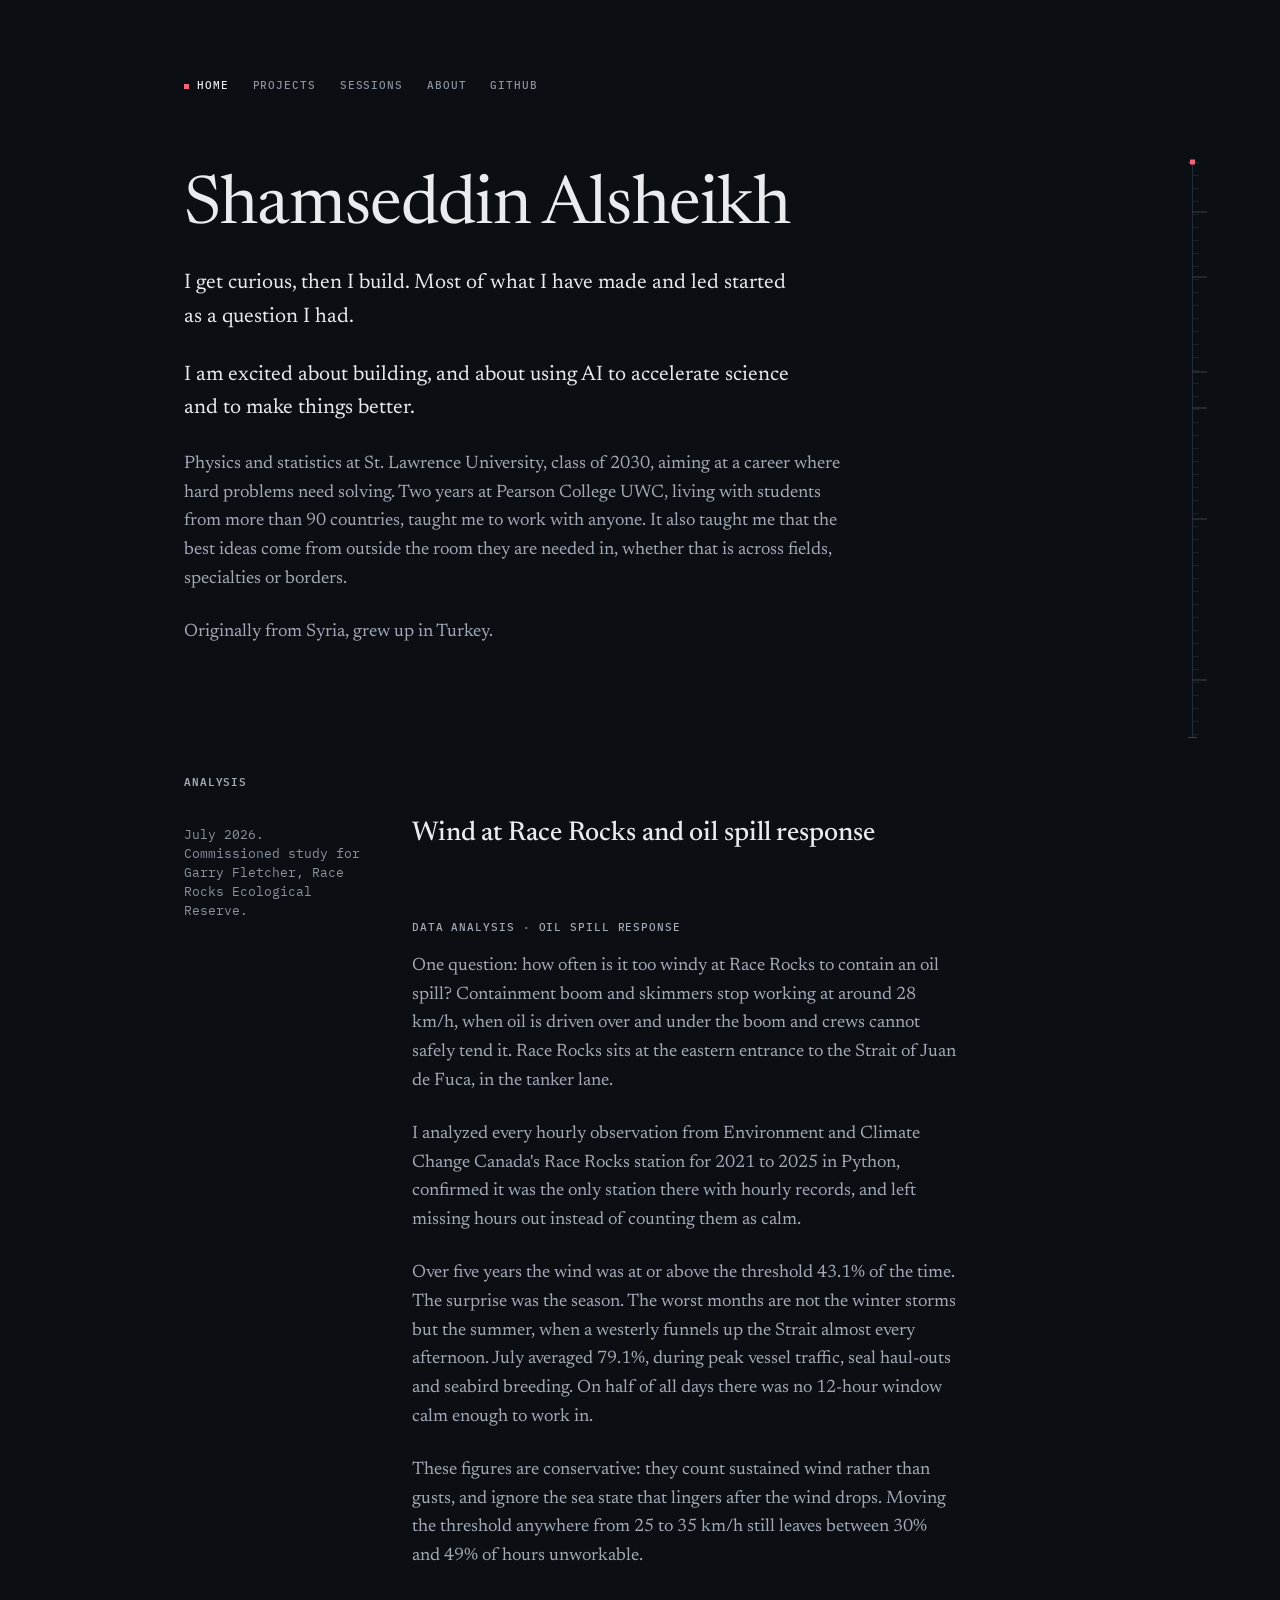
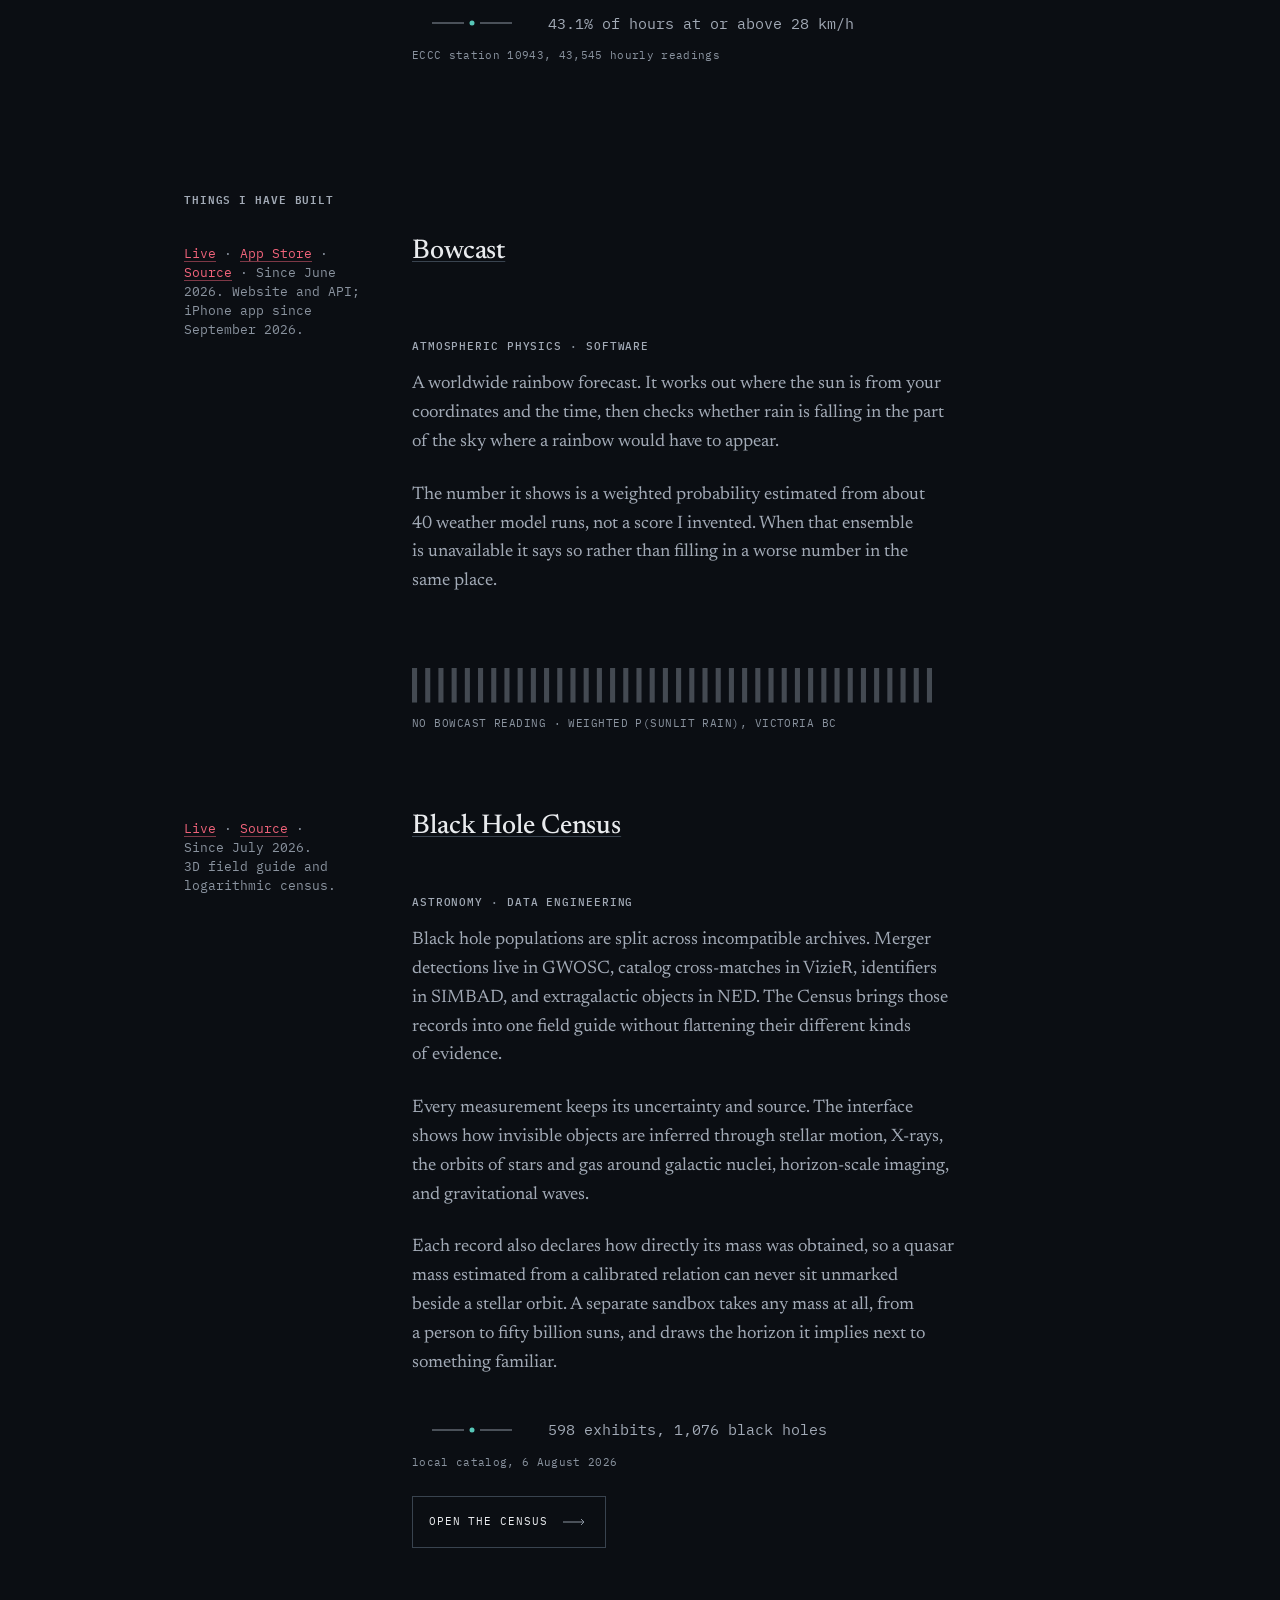
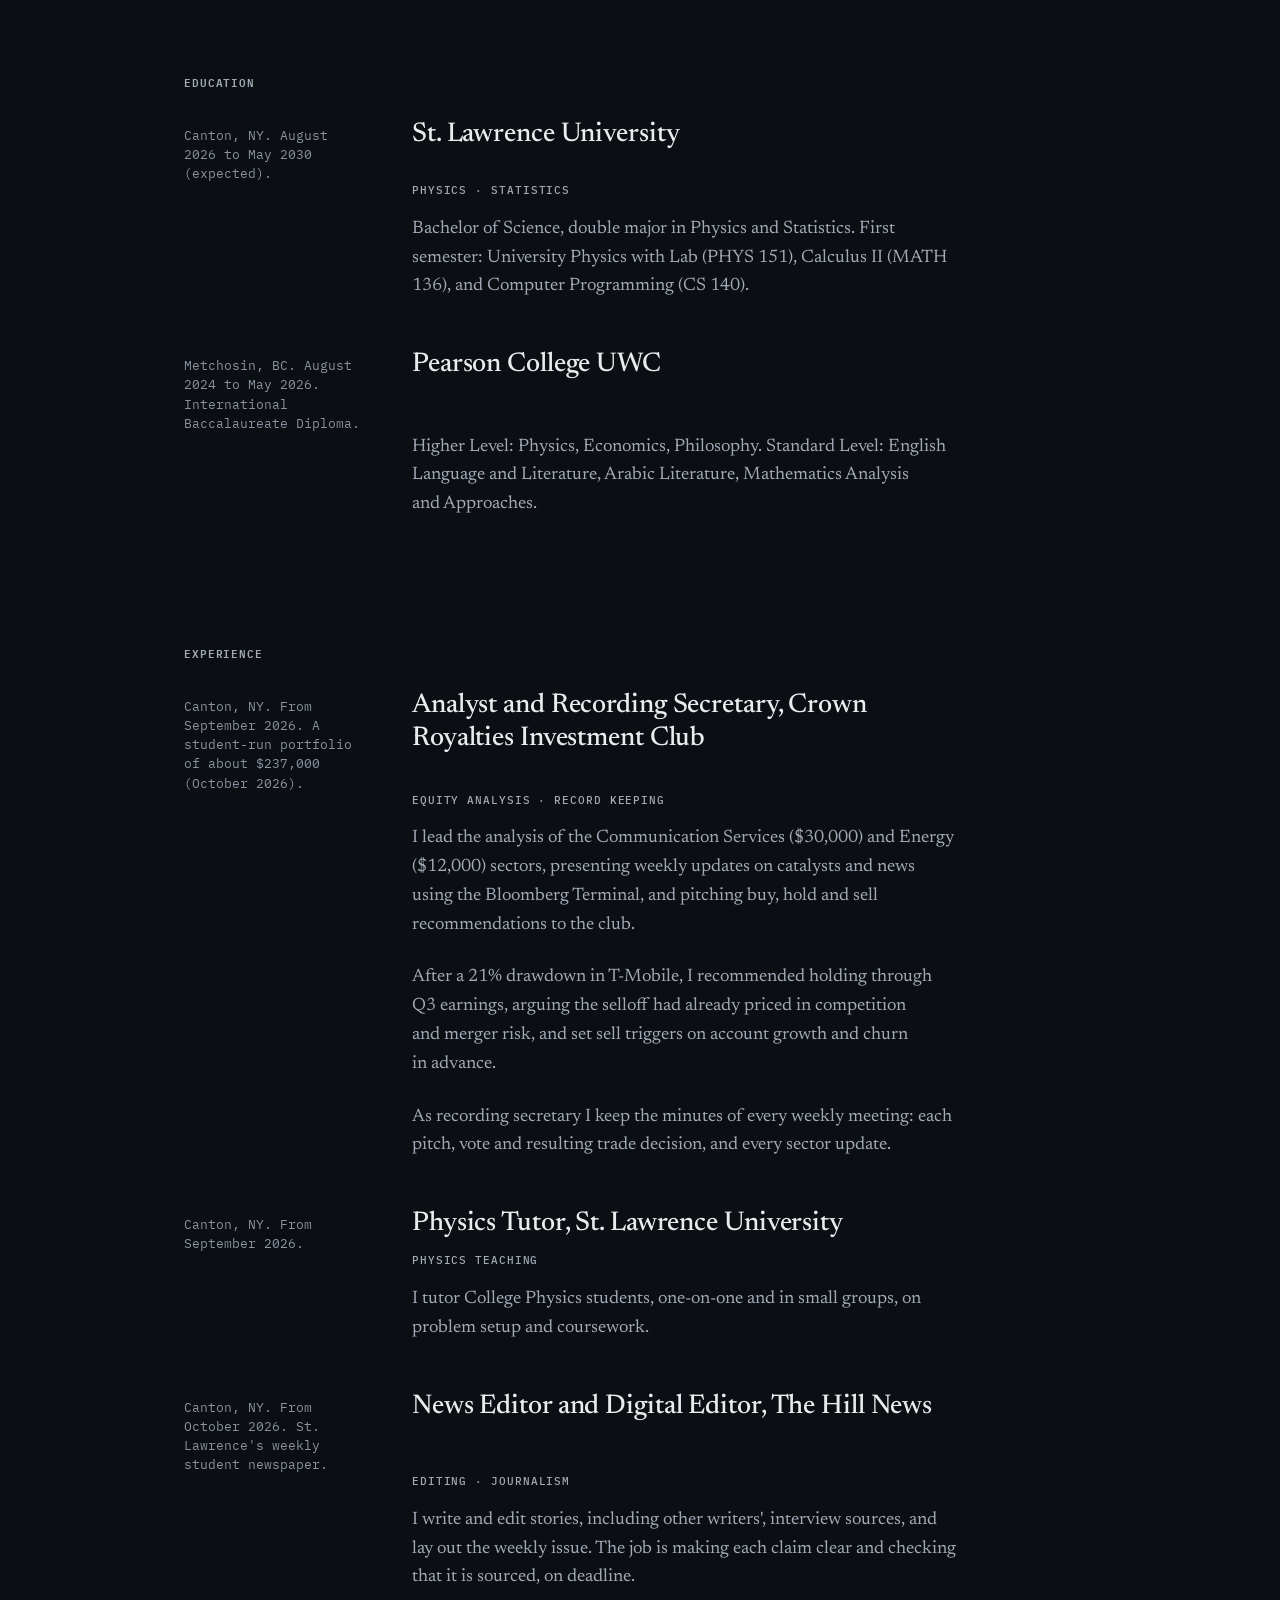
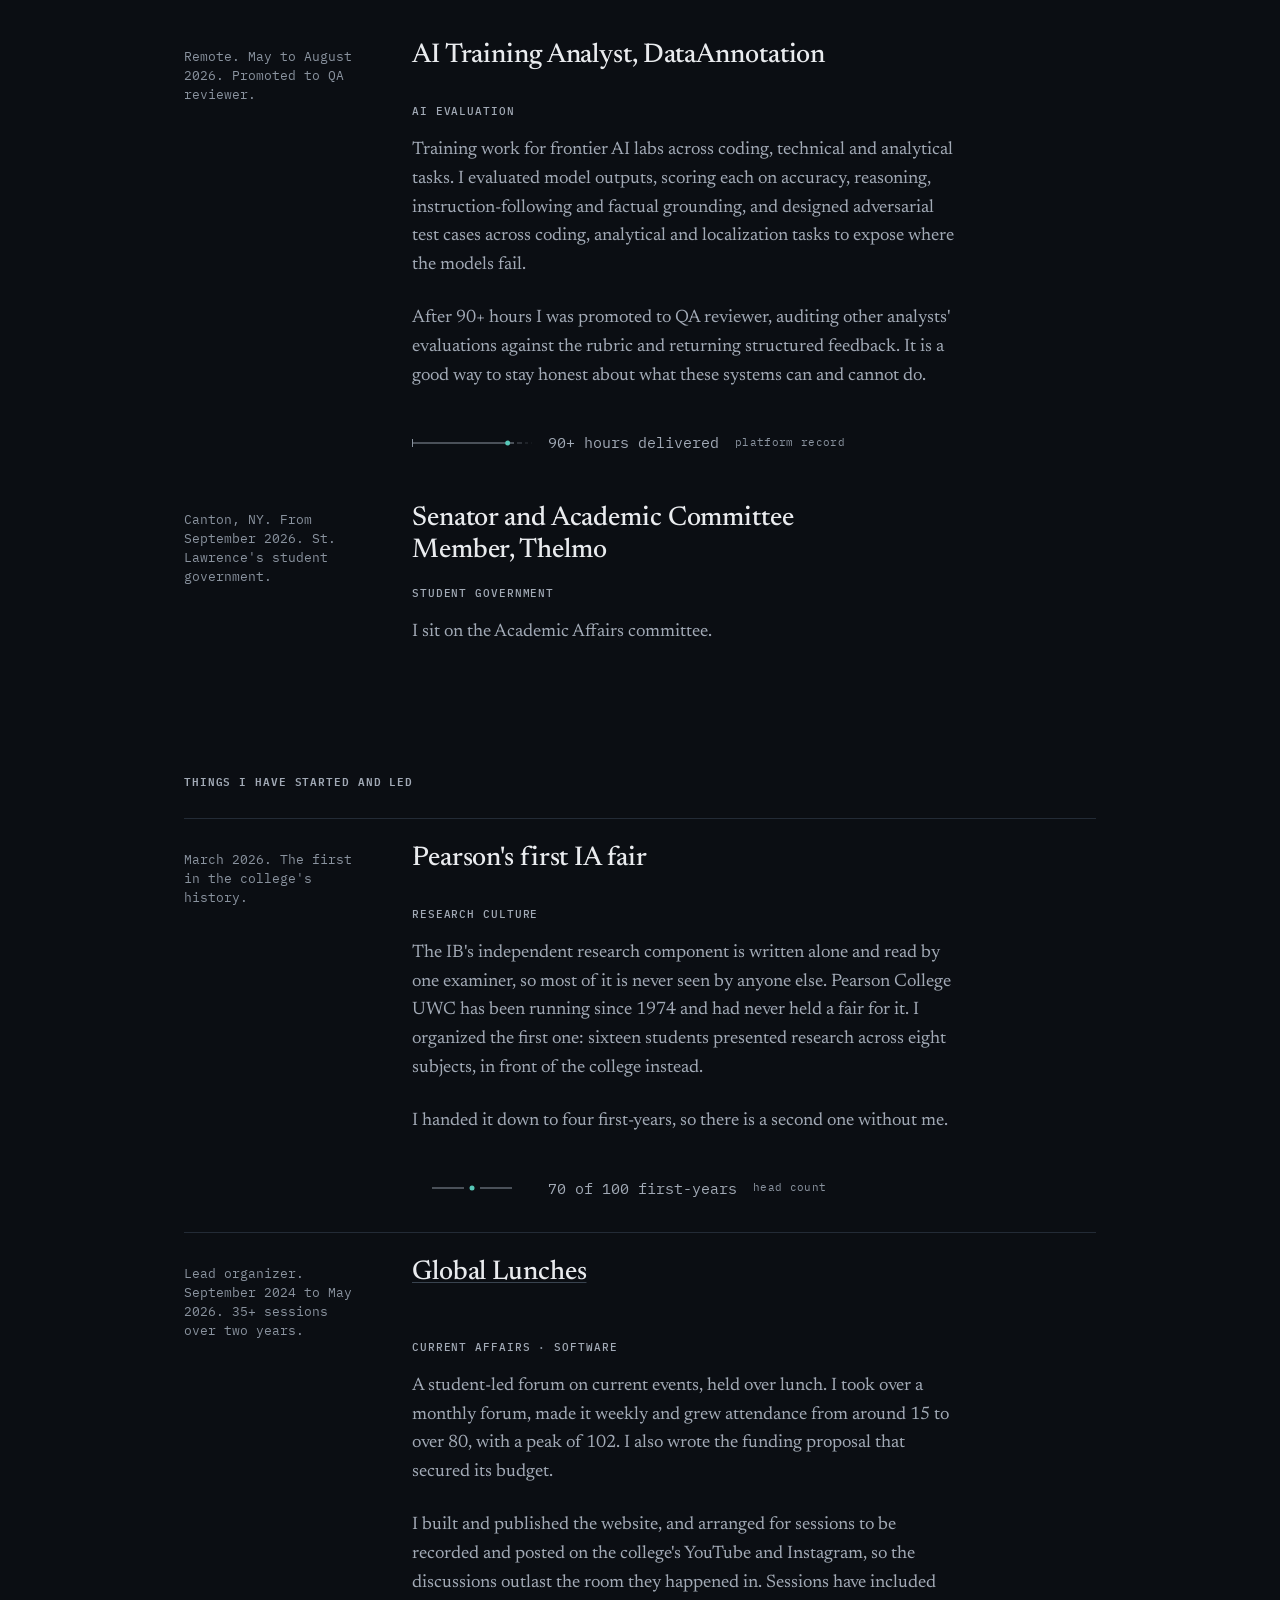
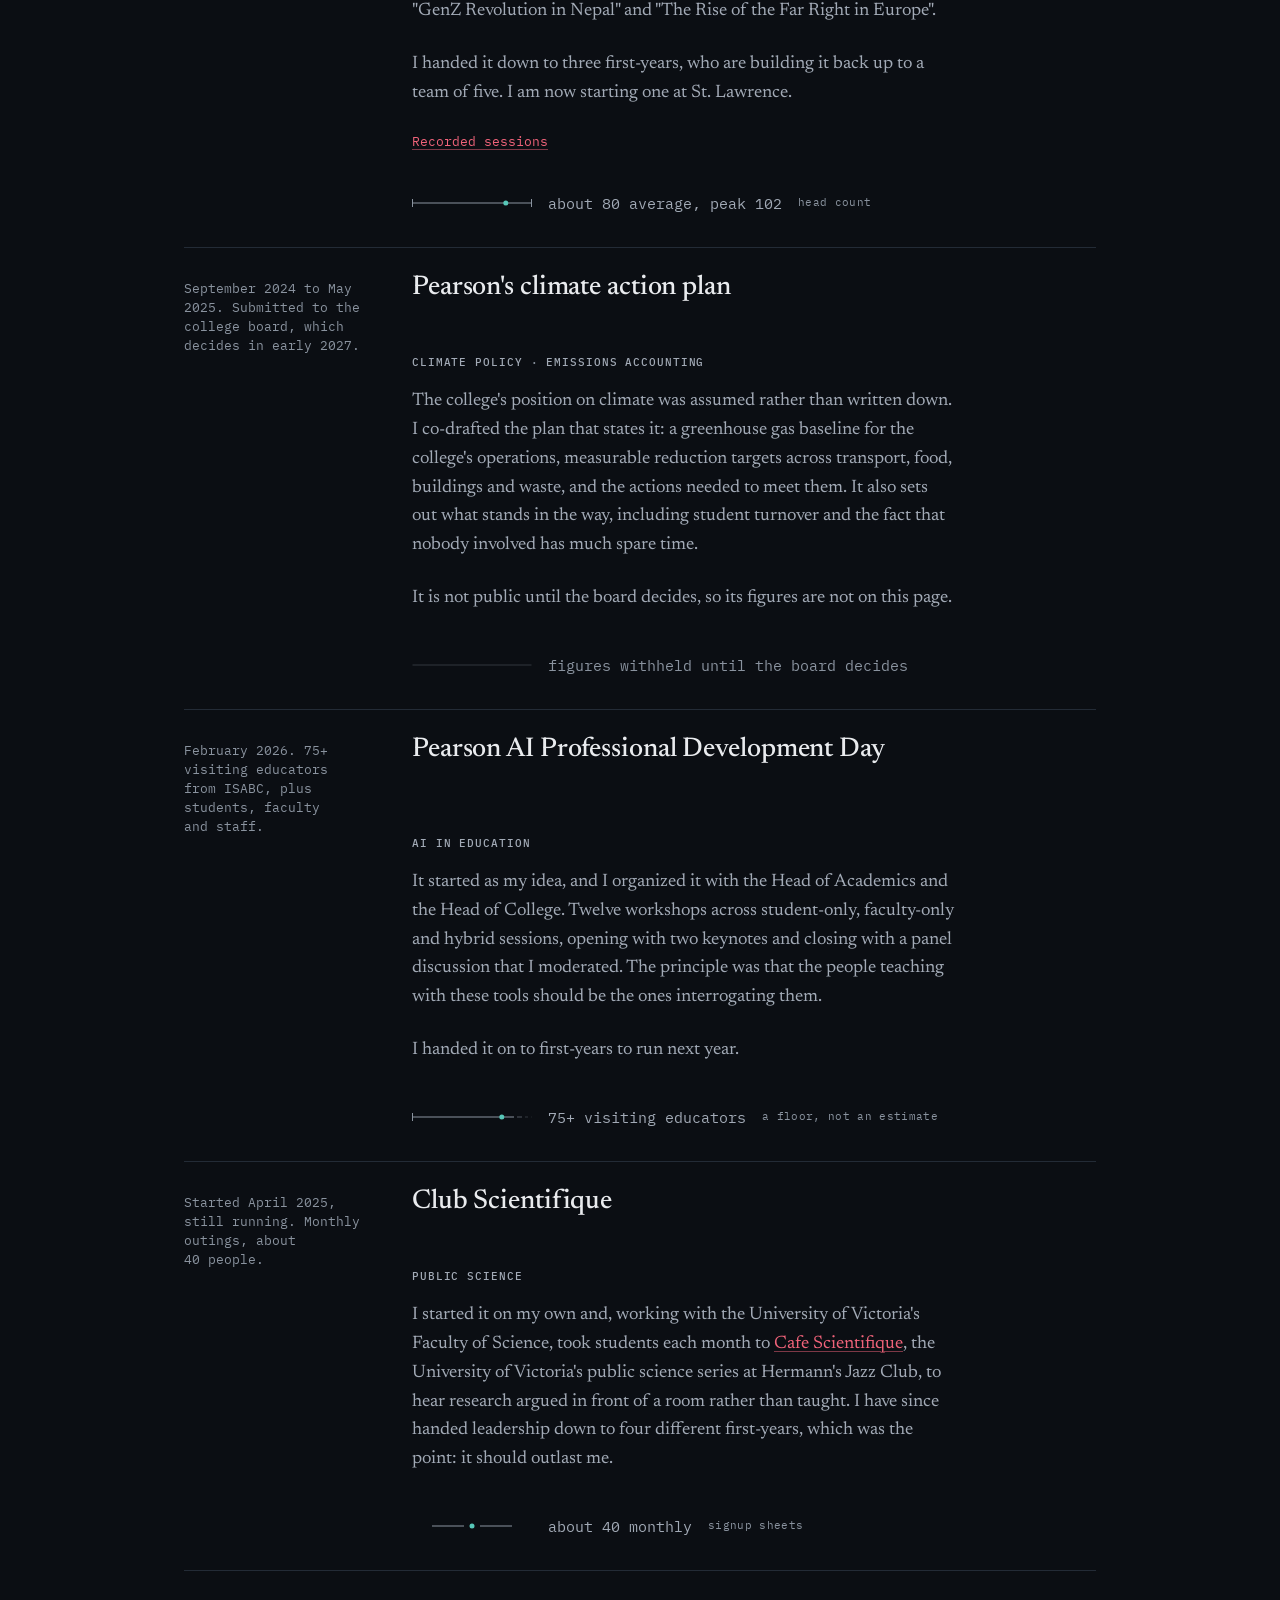
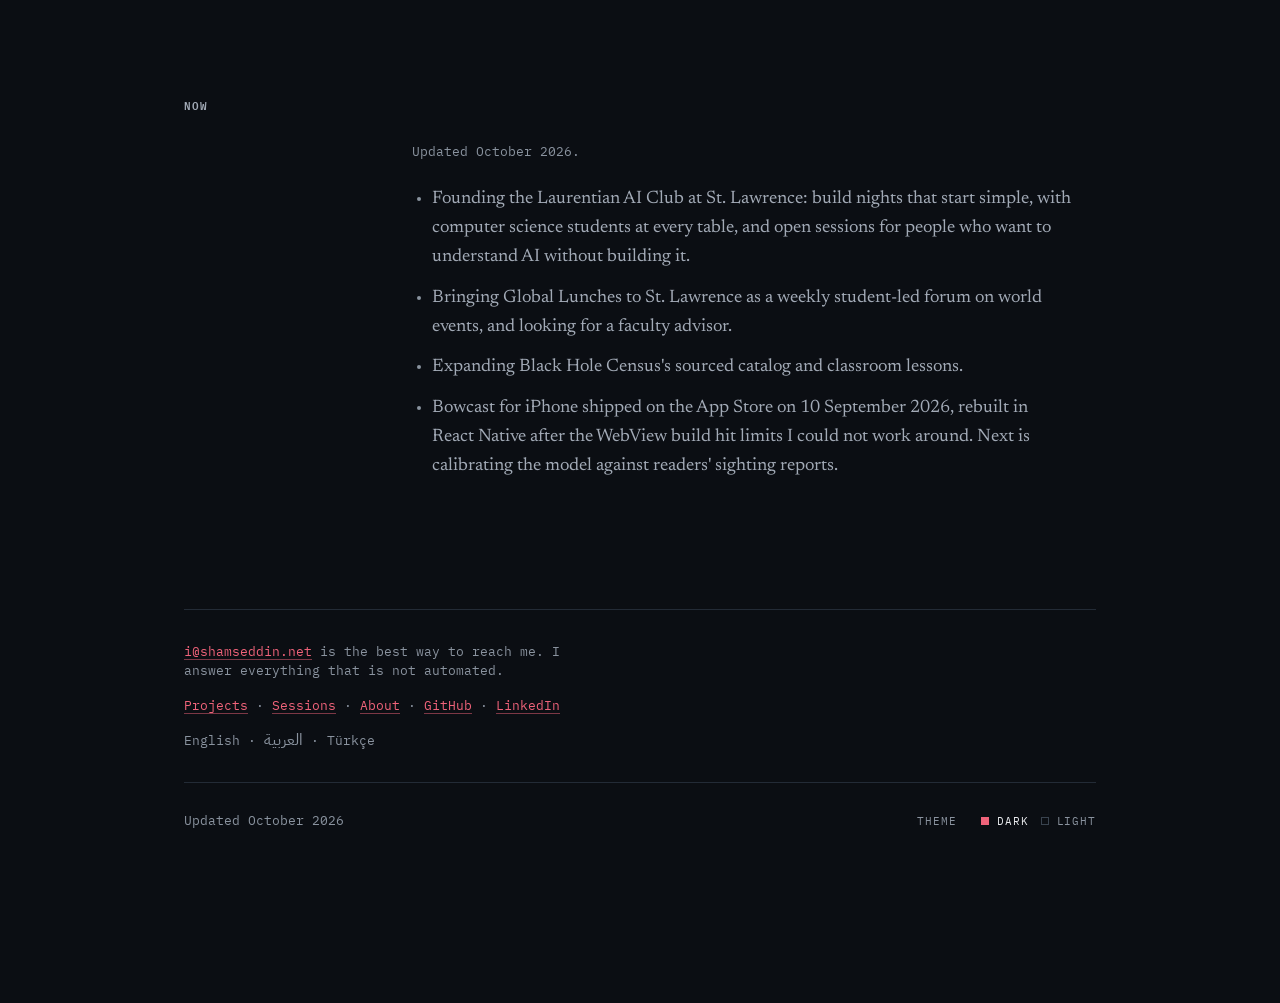
<file: public/index.html>
<!-- @dsCard group="shamseddin.net" viewport="1200x900" name="Home" subtitle="Intro, analysis, built, education, work, started and led, now" -->
<!doctype html>
<html lang="en">
<head>
<meta charset="utf-8">
<meta name="viewport" content="width=device-width, initial-scale=1">
<title>Shamseddin Alsheikh</title>
<meta name="description" content="Shamseddin Alsheikh. I get curious, then I build. Physics and statistics at St. Lawrence University.">
<link rel="stylesheet" href="style.css">
<link rel="icon" href="assets/interval-mark.svg" type="image/svg+xml">
<script>try{var t=localStorage.getItem("theme");if(t==="light")document.documentElement.setAttribute("data-theme",t)}catch(e){}</script>

<meta property="og:type" content="profile">
<meta property="og:title" content="Shamseddin Alsheikh">
<meta property="og:description" content="I get curious, then I build. Most of what I have made and led started as a question I had.">
<meta property="og:url" content="https://shamseddin.net/">
<meta name="twitter:card" content="summary">

<script type="application/ld+json">
{
  "@context": "https://schema.org",
  "@type": "Person",
  "name": "Shamseddin Alsheikh",
  "url": "https://shamseddin.net/",
  "email": "mailto:i@shamseddin.net",
  "description": "I get curious, then I build. Physics and statistics at St. Lawrence University.",
  "alumniOf": [
    { "@type": "EducationalOrganization", "name": "Pearson College UWC" },
    { "@type": "CollegeOrUniversity", "name": "St. Lawrence University" }
  ],
  "knowsLanguage": ["en", "ar", "tr"],
  "sameAs": ["https://github.com/thesunnyshams", "https://www.linkedin.com/in/shamseddin-alsheikh"]
}
</script>
</head>
<body>

<main>

  <nav aria-label="Primary">
    <a href="index.html" aria-current="page"><span class="nav-dot" aria-hidden="true"></span>Home</a>
    <a href="projects.html">Projects</a>
    <a href="sessions.html">Sessions</a>
    <a href="about.html">About</a>
    <a href="https://github.com/thesunnyshams">GitHub</a>
  </nav>

  <header class="intro" data-reveal-group>
    <h1>Shamseddin Alsheikh</h1>
    <p class="lede">
      I get curious, then I build. Most of what I have made and led started as a question I had.
    </p>

    <p class="lede lede--second">
      I am excited about building, and about using AI to accelerate science and to make things
      better.
    </p>
    <p>
      Physics and statistics at St. Lawrence University, class of 2030, aiming at a career
      where hard problems need solving. Two years at Pearson College UWC, living with students from
      more than 90 countries, taught me to work with anyone. It also taught me that the best ideas
      come from outside the room they are needed in, whether that is across fields, specialties or
      borders.
    </p>
    <p>
      Originally from Syria, grew up in Turkey.
    </p>
  </header>

  <!-- ============================================================
       ANALYSIS: work done for someone else. Summary only, by the
       owner's decision: the delivered report is not published here.
       ============================================================ -->
  <section aria-labelledby="analysis">
    <h2 id="analysis" data-reveal>Analysis</h2>

    <article class="entry" data-reveal-group>
      <h3>Wind at Race Rocks and oil spill response</h3>
      <p class="meta">July 2026. Commissioned study for Garry Fletcher, Race Rocks Ecological Reserve.</p>
      <p class="field"><span>Data analysis</span><span class="field-sep" aria-hidden="true">&middot;</span><span>Oil spill response</span></p>
      <p>
        One question: how often is it too windy at Race Rocks to contain an oil spill? Containment
        boom and skimmers stop working at around 28 km/h, when oil is driven over and under the boom
        and crews cannot safely tend it. Race Rocks sits at the eastern entrance to the Strait of
        Juan de Fuca, in the tanker lane.
      </p>
      <p>
        I analyzed every hourly observation from Environment and Climate Change Canada's Race Rocks
        station for 2021 to 2025 in Python, confirmed it was the only station there with hourly
        records, and left missing hours out instead of counting them as calm.
      </p>
      <p>
        Over five years the wind was at or above the threshold 43.1% of the time. The surprise was
        the season. The worst months are not the winter storms but the summer, when a westerly
        funnels up the Strait almost every afternoon. July averaged 79.1%, during peak vessel
        traffic, seal haul-outs and seabird breeding. On half of all days there was no 12-hour
        window calm enough to work in.
      </p>
      <p>
        These figures are conservative: they count sustained wind rather than gusts, and ignore the
        sea state that lingers after the wind drops. Moving the threshold anywhere from 25 to
        35 km/h still leaves between 30% and 49% of hours unworkable.
      </p>
    <p class="figure"><svg class="mark mark--point" viewBox="0 0 120 24" preserveAspectRatio="none" aria-hidden="true"><line class="mark-rule" vector-effect="non-scaling-stroke" x1="20" y1="12" x2="52" y2="12"/><line class="mark-rule" vector-effect="non-scaling-stroke" x1="68" y1="12" x2="100" y2="12"/><circle class="mark-point" cx="60" cy="12" r="2.5"/></svg><span class="figure-value">43.1% of hours at or above 28 km/h</span><span class="figure-source">ECCC station 10943, 43,545 hourly readings</span></p>
</article>
  </section>

  <!-- ============================================================
       PROJECTS: click-throughs. Each links out to where the thing
       actually lives. No hosted case-study pages.
       ============================================================ -->
  <section aria-labelledby="built">
    <h2 id="built" data-reveal>Things I have built</h2>

    <article class="project" data-reveal-group>
      <h3><a href="projects.html?project=bowcast#viewer">Bowcast</a></h3>
      <p class="meta">
        <a href="https://bowcast.app">Live</a>
        <span aria-hidden="true">&middot;</span>
        <a href="https://apps.apple.com/app/bowcast-rainbow-forecast/id6805224715">App Store</a>
        <span aria-hidden="true">&middot;</span>
        <a href="https://github.com/thesunnyshams/bowcast-web">Source</a>
        <span aria-hidden="true">&middot;</span>
        Since June 2026. Website and API; iPhone app since September 2026.
      </p>
      <p class="field"><span>Atmospheric physics</span><span class="field-sep" aria-hidden="true">&middot;</span><span>Software</span></p>
      <p>
        A worldwide rainbow forecast. It works out where the sun is from your coordinates and the
        time, then checks whether rain is falling in the part of the sky where a rainbow would have
        to appear.
      </p>
      <p>
        The number it shows is a weighted probability estimated from about 40 weather model runs,
        not a score I invented. When that ensemble is unavailable it says so rather than filling in
        a worse number in the same place.
      </p>
      <!-- Bowcast's own output, reported where Bowcast is described rather than
           under his name: one project is not the whole person. Complete as inline
           SVG with no JavaScript, and wired to nothing yet, so it renders the state
           Bowcast itself renders when the ensemble is unavailable. -->
        <figure class="reading reading--absent" id="reading" aria-labelledby="reading-label">
        <svg class="reading-ticks reading-ticks--wide" viewBox="0 0 512 34" aria-hidden="true">
          <rect class="tick" x="0" y="0" width="5" height="34"/><rect class="tick" x="13" y="0" width="5" height="34"/><rect class="tick" x="26" y="0" width="5" height="34"/><rect class="tick" x="39" y="0" width="5" height="34"/><rect class="tick" x="52" y="0" width="5" height="34"/><rect class="tick" x="65" y="0" width="5" height="34"/><rect class="tick" x="78" y="0" width="5" height="34"/><rect class="tick" x="91" y="0" width="5" height="34"/><rect class="tick" x="104" y="0" width="5" height="34"/><rect class="tick" x="117" y="0" width="5" height="34"/><rect class="tick" x="130" y="0" width="5" height="34"/><rect class="tick" x="143" y="0" width="5" height="34"/><rect class="tick" x="156" y="0" width="5" height="34"/><rect class="tick" x="169" y="0" width="5" height="34"/><rect class="tick" x="182" y="0" width="5" height="34"/><rect class="tick" x="195" y="0" width="5" height="34"/><rect class="tick" x="208" y="0" width="5" height="34"/><rect class="tick" x="221" y="0" width="5" height="34"/><rect class="tick" x="234" y="0" width="5" height="34"/><rect class="tick" x="247" y="0" width="5" height="34"/><rect class="tick" x="260" y="0" width="5" height="34"/><rect class="tick" x="273" y="0" width="5" height="34"/><rect class="tick" x="286" y="0" width="5" height="34"/><rect class="tick" x="299" y="0" width="5" height="34"/><rect class="tick" x="312" y="0" width="5" height="34"/><rect class="tick" x="325" y="0" width="5" height="34"/><rect class="tick" x="338" y="0" width="5" height="34"/><rect class="tick" x="351" y="0" width="5" height="34"/><rect class="tick" x="364" y="0" width="5" height="34"/><rect class="tick" x="377" y="0" width="5" height="34"/><rect class="tick" x="390" y="0" width="5" height="34"/><rect class="tick" x="403" y="0" width="5" height="34"/><rect class="tick" x="416" y="0" width="5" height="34"/><rect class="tick" x="429" y="0" width="5" height="34"/><rect class="tick" x="442" y="0" width="5" height="34"/><rect class="tick" x="455" y="0" width="5" height="34"/><rect class="tick" x="468" y="0" width="5" height="34"/><rect class="tick" x="481" y="0" width="5" height="34"/><rect class="tick" x="494" y="0" width="5" height="34"/><rect class="tick" x="507" y="0" width="5" height="34"/>
        </svg>
        <svg class="reading-ticks reading-ticks--stacked" viewBox="0 0 252 78" aria-hidden="true">
          <rect class="tick" x="0" y="0" width="5" height="34"/><rect class="tick" x="13" y="0" width="5" height="34"/><rect class="tick" x="26" y="0" width="5" height="34"/><rect class="tick" x="39" y="0" width="5" height="34"/><rect class="tick" x="52" y="0" width="5" height="34"/><rect class="tick" x="65" y="0" width="5" height="34"/><rect class="tick" x="78" y="0" width="5" height="34"/><rect class="tick" x="91" y="0" width="5" height="34"/><rect class="tick" x="104" y="0" width="5" height="34"/><rect class="tick" x="117" y="0" width="5" height="34"/><rect class="tick" x="130" y="0" width="5" height="34"/><rect class="tick" x="143" y="0" width="5" height="34"/><rect class="tick" x="156" y="0" width="5" height="34"/><rect class="tick" x="169" y="0" width="5" height="34"/><rect class="tick" x="182" y="0" width="5" height="34"/><rect class="tick" x="195" y="0" width="5" height="34"/><rect class="tick" x="208" y="0" width="5" height="34"/><rect class="tick" x="221" y="0" width="5" height="34"/><rect class="tick" x="234" y="0" width="5" height="34"/><rect class="tick" x="247" y="0" width="5" height="34"/><rect class="tick" x="0" y="44" width="5" height="34"/><rect class="tick" x="13" y="44" width="5" height="34"/><rect class="tick" x="26" y="44" width="5" height="34"/><rect class="tick" x="39" y="44" width="5" height="34"/><rect class="tick" x="52" y="44" width="5" height="34"/><rect class="tick" x="65" y="44" width="5" height="34"/><rect class="tick" x="78" y="44" width="5" height="34"/><rect class="tick" x="91" y="44" width="5" height="34"/><rect class="tick" x="104" y="44" width="5" height="34"/><rect class="tick" x="117" y="44" width="5" height="34"/><rect class="tick" x="130" y="44" width="5" height="34"/><rect class="tick" x="143" y="44" width="5" height="34"/><rect class="tick" x="156" y="44" width="5" height="34"/><rect class="tick" x="169" y="44" width="5" height="34"/><rect class="tick" x="182" y="44" width="5" height="34"/><rect class="tick" x="195" y="44" width="5" height="34"/><rect class="tick" x="208" y="44" width="5" height="34"/><rect class="tick" x="221" y="44" width="5" height="34"/><rect class="tick" x="234" y="44" width="5" height="34"/><rect class="tick" x="247" y="44" width="5" height="34"/>
        </svg>
        <figcaption class="reading-label" id="reading-label" aria-live="polite">
          No Bowcast reading &middot; weighted P(sunlit rain), Victoria BC
        </figcaption>
      </figure>
    </article>

    <article class="project" data-reveal-group>
      <h3><a href="projects.html?project=black-hole-census#viewer">Black Hole Census</a></h3>
      <p class="meta">
        <a href="/blackhole-census/">Live</a>
        <span aria-hidden="true">&middot;</span>
        <a href="https://github.com/thesunnyshams/black-hole-census">Source</a>
        <span aria-hidden="true">&middot;</span>
        Since July 2026. 3D field guide and logarithmic census.
      </p>
      <p class="field"><span>Astronomy</span><span class="field-sep" aria-hidden="true">&middot;</span><span>Data engineering</span></p>
      <p>
        Black hole populations are split across incompatible archives. Merger detections live in
        GWOSC, catalog cross-matches in VizieR, identifiers in SIMBAD, and extragalactic objects in
        NED. The Census brings those records into one field guide without flattening their different
        kinds of evidence.
      </p>
      <p>
        Every measurement keeps its uncertainty and source. The interface shows how invisible
        objects are inferred through stellar motion, X-rays, the orbits of stars and gas around
        galactic nuclei, horizon-scale imaging, and gravitational waves.
      </p>
      <p>
        Each record also declares how directly its mass was obtained, so a quasar mass estimated
        from a calibrated relation can never sit unmarked beside a stellar orbit. A separate
        sandbox takes any mass at all, from a person to fifty billion suns, and draws the horizon
        it implies next to something familiar.
      </p>
    <p class="figure"><svg class="mark mark--point" viewBox="0 0 120 24" preserveAspectRatio="none" aria-hidden="true"><line class="mark-rule" vector-effect="non-scaling-stroke" x1="20" y1="12" x2="52" y2="12"/><line class="mark-rule" vector-effect="non-scaling-stroke" x1="68" y1="12" x2="100" y2="12"/><circle class="mark-point" cx="60" cy="12" r="2.5"/></svg><span class="figure-value">598 exhibits, 1,076 black holes</span><span class="figure-source">local catalog, 6 August 2026</span></p>
      <p>
        <a class="launch" href="/blackhole-census/">
          Open the Census
          <svg class="launch-arrow" viewBox="0 0 26 8" aria-hidden="true">
            <line class="launch-arrow-rule" x1="0" y1="4" x2="21" y2="4"/>
            <polyline points="18,1 21,4 18,7"/>
          </svg>
        </a>
      </p>
</article>
  </section>

  <section aria-labelledby="education">
    <h2 id="education" data-reveal>Education</h2>
    <article class="entry" data-reveal-group>
      <h3>St. Lawrence University</h3>
      <p class="meta">Canton, NY. August 2026 to May 2030 (expected).</p>
      <p class="field"><span>Physics</span><span class="field-sep" aria-hidden="true">&middot;</span><span>Statistics</span></p>
      <p>
        Bachelor of Science, double major in Physics and Statistics. First semester: University
        Physics with Lab (PHYS 151), Calculus II (MATH 136), and Computer Programming (CS 140).
      </p>
    </article>
    <article class="entry" data-reveal-group>
      <h3>Pearson College UWC</h3>
      <p class="meta">Metchosin, BC. August 2024 to May 2026. International Baccalaureate Diploma.</p>
      <p>
        Higher Level: Physics, Economics, Philosophy. Standard Level: English Language and
        Literature, Arabic Literature, Mathematics Analysis and Approaches.
      </p>
    </article>
  </section>

  <section aria-labelledby="work">
    <h2 id="work" data-reveal>Experience</h2>
    <article class="entry" data-reveal-group>
      <h3>Analyst and Recording Secretary, Crown Royalties Investment Club</h3>
      <p class="meta">Canton, NY. From September 2026. A student-run portfolio of about $237,000 (October 2026).</p>
      <p class="field"><span>Equity analysis</span><span class="field-sep" aria-hidden="true">&middot;</span><span>Record keeping</span></p>
      <p>
        I lead the analysis of the Communication Services ($30,000) and Energy ($12,000) sectors,
        presenting weekly updates on catalysts and news using the Bloomberg Terminal, and pitching
        buy, hold and sell recommendations to the club.
      </p>
      <p>
        After a 21% drawdown in T-Mobile, I recommended holding through Q3 earnings, arguing the
        selloff had already priced in competition and merger risk, and set sell triggers on account
        growth and churn in advance.
      </p>
      <p>
        As recording secretary I keep the minutes of every weekly meeting: each pitch, vote and
        resulting trade decision, and every sector update.
      </p>
    </article>

    <article class="entry" data-reveal-group>
      <h3>Physics Tutor, St. Lawrence University</h3>
      <p class="meta">Canton, NY. From September 2026.</p>
      <p class="field"><span>Physics teaching</span></p>
      <p>
        I tutor College Physics students, one-on-one and in small groups, on problem setup and
        coursework.
      </p>
    </article>

    <article class="entry" data-reveal-group>
      <h3>News Editor and Digital Editor, The Hill News</h3>
      <p class="meta">Canton, NY. From October 2026. St. Lawrence's weekly student newspaper.</p>
      <p class="field"><span>Editing</span><span class="field-sep" aria-hidden="true">&middot;</span><span>Journalism</span></p>
      <p>
        I write and edit stories, including other writers', interview sources, and lay out the
        weekly issue. The job is making each claim clear and checking that it is sourced, on
        deadline.
      </p>
    </article>

    <article class="entry" data-reveal-group>
      <h3>AI Training Analyst, DataAnnotation</h3>
      <p class="meta">Remote. May to August 2026. Promoted to QA reviewer.</p>
      <p class="field"><span>AI evaluation</span></p>
      <p>
        Training work for frontier AI labs across coding, technical and analytical tasks. I
        evaluated model outputs, scoring each on accuracy, reasoning, instruction-following and
        factual grounding, and designed adversarial test cases across coding, analytical and
        localization tasks to expose where the models fail.
      </p>
      <p>
        After 90+ hours I was promoted to QA reviewer, auditing other analysts' evaluations against
        the rubric and returning structured feedback. It is a good way to stay honest about what
        these systems can and cannot do.
      </p>
    <p class="figure"><svg class="mark mark--bound" viewBox="0 0 120 24" preserveAspectRatio="none" aria-hidden="true"><line class="mark-cap" vector-effect="non-scaling-stroke" x1="0.5" y1="8" x2="0.5" y2="16"/><line class="mark-rule" vector-effect="non-scaling-stroke" x1="0.5" y1="12" x2="102" y2="12"/><line class="mark-rule" vector-effect="non-scaling-stroke" x1="105" y1="12" x2="110" y2="12" opacity="0.55"/><line class="mark-rule" vector-effect="non-scaling-stroke" x1="113" y1="12" x2="116" y2="12" opacity="0.3"/><line class="mark-rule" vector-effect="non-scaling-stroke" x1="119" y1="12" x2="120" y2="12" opacity="0.15"/><circle class="mark-point" cx="95.7" cy="12" r="2.5"/></svg><span class="figure-value">90+ hours delivered</span><span class="figure-source">platform record</span></p>
</article>

    <article class="entry" data-reveal-group>
      <h3>Senator and Academic Committee Member, Thelmo</h3>
      <p class="meta">Canton, NY. From September 2026. St. Lawrence's student government.</p>
      <p class="field"><span>Student government</span></p>
      <p>I sit on the Academic Affairs committee.</p>
    </article>
  </section>

  <!-- ============================================================
       THE RECORD: things started at Pearson. Rows do not share a
       scale: each mark is scaled within its own row only, and the
       magnitude stays in the numeral where it belongs.
       ============================================================ -->
  <section class="record" aria-labelledby="started">
    <h2 id="started" data-reveal>Things I have started and led</h2>

    <article class="entry" data-reveal-group>
      <h3>Pearson's first IA fair</h3>
      <p class="meta">March 2026. The first in the college's history.</p>
      <p class="field"><span>Research culture</span></p>
      <p>
        The IB's independent research component is written alone and read by one examiner, so most
        of it is never seen by anyone else. Pearson College UWC has been running since 1974 and had
        never held a fair for it. I organized the first one: sixteen students presented research
        across eight subjects, in front of the college instead.
      </p>
      <p>
        I handed it down to four first-years, so there is a second one without me.
      </p>
    <p class="figure"><svg class="mark mark--point" viewBox="0 0 120 24" preserveAspectRatio="none" aria-hidden="true"><line class="mark-rule" vector-effect="non-scaling-stroke" x1="20" y1="12" x2="52" y2="12"/><line class="mark-rule" vector-effect="non-scaling-stroke" x1="68" y1="12" x2="100" y2="12"/><circle class="mark-point" cx="60" cy="12" r="2.5"/></svg><span class="figure-value">70 of 100 first-years</span><span class="figure-source">head count</span></p>
</article>

    <article class="entry" data-reveal-group>
      <h3><a href="https://globallunches.com">Global Lunches</a></h3>
      <p class="meta">Lead organizer. September 2024 to May 2026. 35+ sessions over two years.</p>
      <p class="field"><span>Current affairs</span><span class="field-sep" aria-hidden="true">&middot;</span><span>Software</span></p>
      <p>
        A student-led forum on current events, held over lunch. I took over a monthly forum, made it
        weekly and grew attendance from around 15 to over 80, with a peak of 102. I also wrote the
        funding proposal that secured its budget.
      </p>
      <p>
        I built and published the website, and arranged for sessions to be recorded and posted on
        the college's YouTube and Instagram, so the discussions outlast the room they happened in.
        Sessions have included "GenZ Revolution in Nepal" and "The Rise of the Far Right in Europe".
      </p>
      <p>
        I handed it down to three first-years, who are building it back up to a team of five. I am
        now starting one at St. Lawrence.
      </p>
      <p class="meta"><a href="sessions.html">Recorded sessions</a></p>
    <p class="figure"><svg class="mark mark--interval" viewBox="0 0 120 24" preserveAspectRatio="none" aria-hidden="true"><line class="mark-cap" vector-effect="non-scaling-stroke" x1="0.5" y1="8" x2="0.5" y2="16"/><line class="mark-rule" vector-effect="non-scaling-stroke" x1="0.5" y1="12" x2="119.5" y2="12"/><line class="mark-cap" vector-effect="non-scaling-stroke" x1="119.5" y1="8" x2="119.5" y2="16"/><circle class="mark-point" cx="93.8" cy="12" r="2.5"/></svg><span class="figure-value">about 80 average, peak 102</span><span class="figure-source">head count</span></p>
</article>

    <article class="entry" data-reveal-group>
      <h3>Pearson's climate action plan</h3>
      <p class="meta">September 2024 to May 2025. Submitted to the college board, which decides in early 2027.</p>
      <p class="field"><span>Climate policy</span><span class="field-sep" aria-hidden="true">&middot;</span><span>Emissions accounting</span></p>
      <p>
        The college's position on climate was assumed rather than written down. I co-drafted the plan
        that states it: a greenhouse gas baseline for the college's operations, measurable reduction
        targets across transport, food, buildings and waste, and the actions needed to meet them. It
        also sets out what stands in the way, including student turnover and the fact that nobody
        involved has much spare time.
      </p>
      <p>
        It is not public until the board decides, so its figures are not on this page.
      </p>
    <p class="figure"><svg class="mark mark--unquantified" viewBox="0 0 120 24" preserveAspectRatio="none" aria-hidden="true"><line class="mark-rule" vector-effect="non-scaling-stroke" x1="0.5" y1="12" x2="119.5" y2="12"/></svg><span class="figure-value figure-value--absent">figures withheld until the board decides</span></p>
</article>

    <article class="entry" data-reveal-group>
      <h3>Pearson AI Professional Development Day</h3>
      <p class="meta">
        February 2026. 75+ visiting educators from ISABC, plus students, faculty and staff.
      </p>
      <p class="field"><span>AI in education</span></p>
      <p>
        It started as my idea, and I organized it with the Head of Academics and the Head of College.
        Twelve workshops across student-only, faculty-only and hybrid sessions, opening with two
        keynotes and closing with a panel discussion that I moderated. The principle was that the
        people teaching with these tools should be the ones interrogating them.
      </p>
      <p>
        I handed it on to first-years to run next year.
      </p>
    <p class="figure"><svg class="mark mark--bound" viewBox="0 0 120 24" preserveAspectRatio="none" aria-hidden="true"><line class="mark-cap" vector-effect="non-scaling-stroke" x1="0.5" y1="8" x2="0.5" y2="16"/><line class="mark-rule" vector-effect="non-scaling-stroke" x1="0.5" y1="12" x2="102" y2="12"/><line class="mark-rule" vector-effect="non-scaling-stroke" x1="105" y1="12" x2="110" y2="12" opacity="0.55"/><line class="mark-rule" vector-effect="non-scaling-stroke" x1="113" y1="12" x2="116" y2="12" opacity="0.3"/><line class="mark-rule" vector-effect="non-scaling-stroke" x1="119" y1="12" x2="120" y2="12" opacity="0.15"/><circle class="mark-point" cx="89.8" cy="12" r="2.5"/></svg><span class="figure-value">75+ visiting educators</span><span class="figure-source">a floor, not an estimate</span></p>
</article>

    <article class="entry" data-reveal-group>
      <h3>Club Scientifique</h3>
      <p class="meta">Started April 2025, still running. Monthly outings, about 40 people.</p>
      <p class="field"><span>Public science</span></p>
      <p>
        I started it on my own and, working with the University of Victoria's Faculty of Science,
        took students each month to
        <a href="https://www.uvic.ca/science/donors/outreach/cafe-scientifique/index.php">Cafe
        Scientifique</a>, the University of Victoria's public science series at Hermann's Jazz Club,
        to hear research argued in front of a room rather than taught. I have since handed
        leadership down to four different first-years, which was the point: it should outlast me.
      </p>
    <p class="figure"><svg class="mark mark--point" viewBox="0 0 120 24" preserveAspectRatio="none" aria-hidden="true"><line class="mark-rule" vector-effect="non-scaling-stroke" x1="20" y1="12" x2="52" y2="12"/><line class="mark-rule" vector-effect="non-scaling-stroke" x1="68" y1="12" x2="100" y2="12"/><circle class="mark-point" cx="60" cy="12" r="2.5"/></svg><span class="figure-value">about 40 monthly</span><span class="figure-source">signup sheets</span></p>
</article>
  </section>

  <section aria-labelledby="now">
    <h2 id="now" data-reveal>Now</h2>
    <p class="meta" data-reveal>Updated <time datetime="2026-10">October 2026</time>.</p>
    <ul data-reveal>
      <li>Founding the Laurentian AI Club at St. Lawrence: build nights that start simple, with computer science students at every table, and open sessions for people who want to understand AI without building it.</li>
      <li>Bringing Global Lunches to St. Lawrence as a weekly student-led forum on world events, and looking for a faculty advisor.</li>
      <li>Expanding Black Hole Census's sourced catalog and classroom lessons.</li>
      <li>Bowcast for iPhone shipped on the App Store on 10 September 2026, rebuilt in React Native after the WebView build hit limits I could not work around. Next is calibrating the model against readers' sighting reports.</li>
    </ul>
  </section>

  <footer data-reveal-group>
    <p>
      <a href="mailto:i@shamseddin.net">i@shamseddin.net</a> is the best way to reach me.
      I answer everything that is not automated.
    </p>
    <p class="footer-links">
      <a href="projects.html">Projects</a>
      <span aria-hidden="true">&middot;</span>
      <a href="sessions.html">Sessions</a>
      <span aria-hidden="true">&middot;</span>
      <a href="about.html">About</a>
      <span aria-hidden="true">&middot;</span>
      <a href="https://github.com/thesunnyshams">GitHub</a>
      <span aria-hidden="true">&middot;</span>
      <a href="https://www.linkedin.com/in/shamseddin-alsheikh">LinkedIn</a>
    </p>
    <p class="langs" lang="">English &middot; <span lang="ar" dir="rtl">&#1575;&#1604;&#1593;&#1585;&#1576;&#1610;&#1577;</span> &middot; <span lang="tr">T&uuml;rk&ccedil;e</span></p>
    <div class="footer-foot">
      <span class="footer-stamp">Updated <time datetime="2026-10">October 2026</time></span>
    <fieldset class="theme-toggle" id="theme-toggle">
      <legend>Theme</legend>
      <label class="theme-option theme-option--on"><input type="radio" name="theme" value="dark" checked>Dark</label>
      <label class="theme-option"><input type="radio" name="theme" value="light">Light</label>
    </fieldset>
    </div>
    <script src="theme.js"></script>
    <script src="reading.js"></script>
    <script src="vendor/gsap.min.js"></script>
    <script src="vendor/ScrollTrigger.min.js"></script>
    <script src="motion.js"></script>
  </footer>

</main>

</body>
</html>
</file>
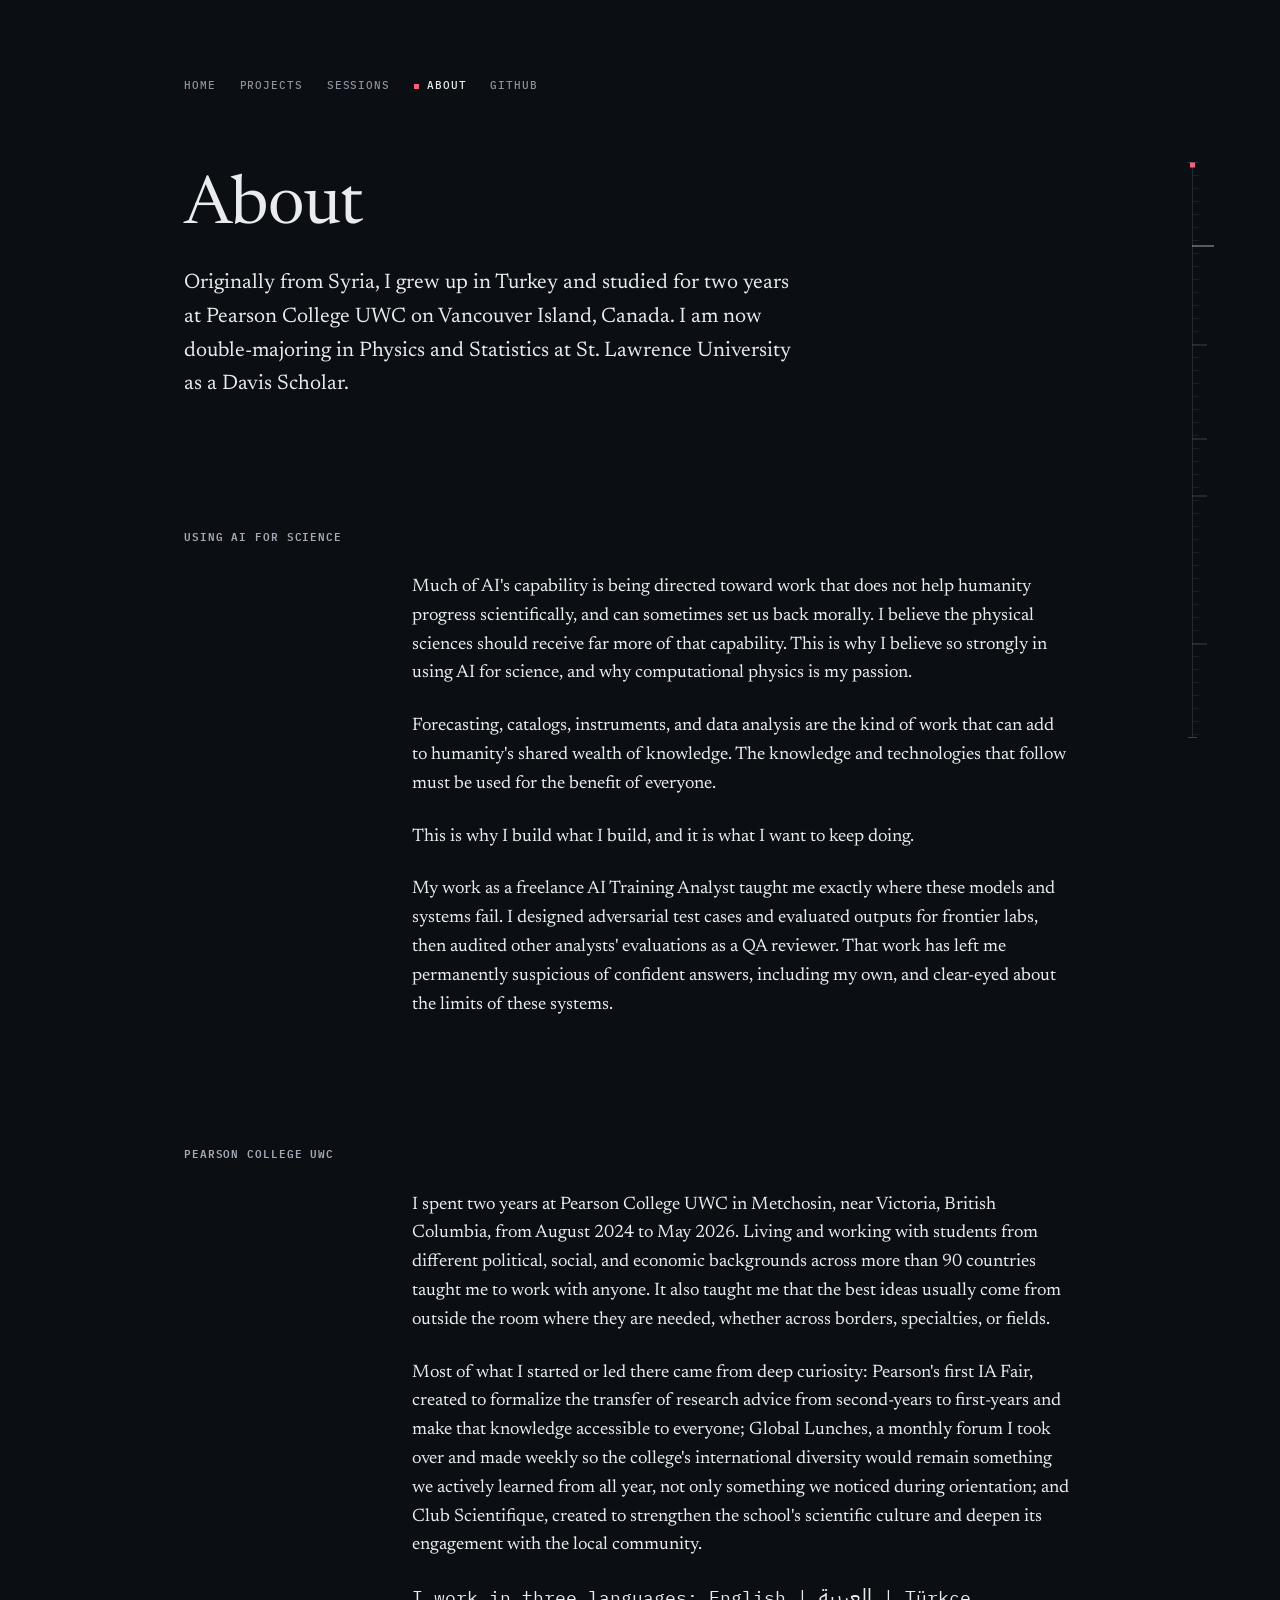
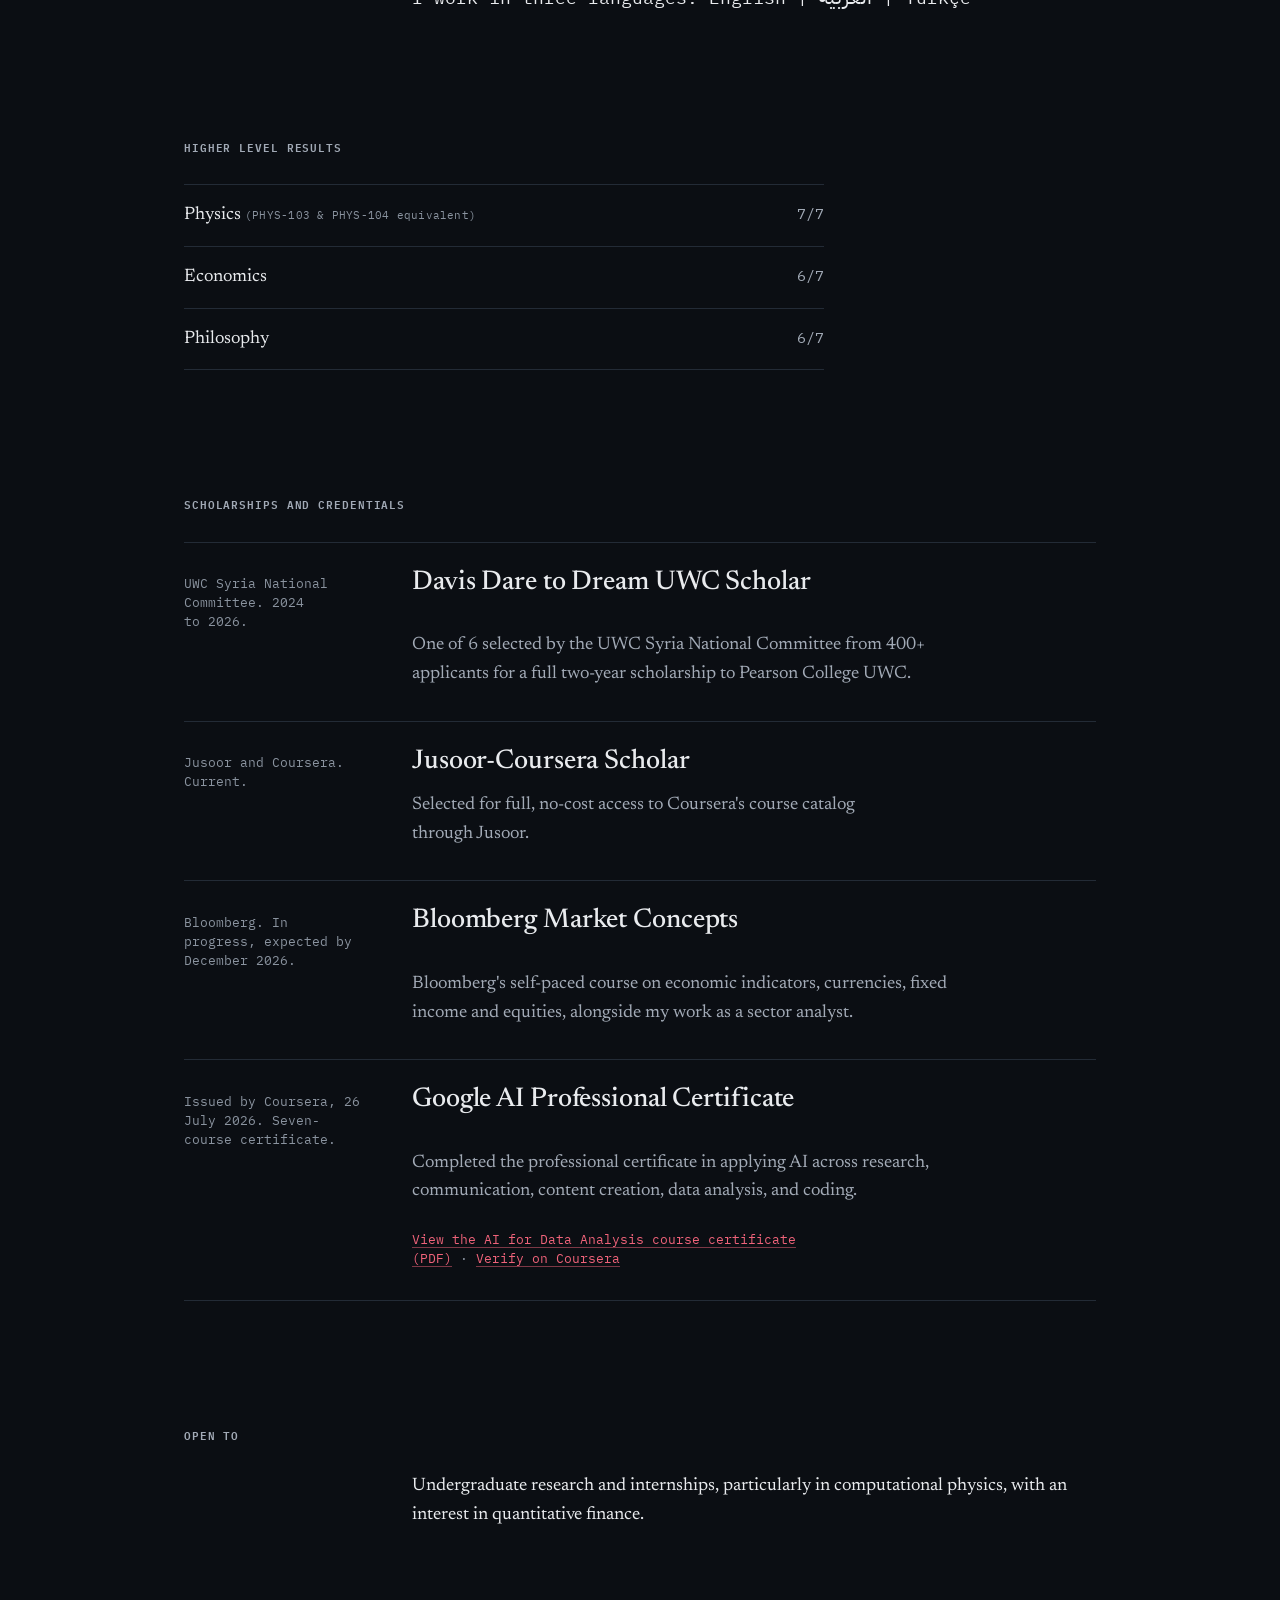
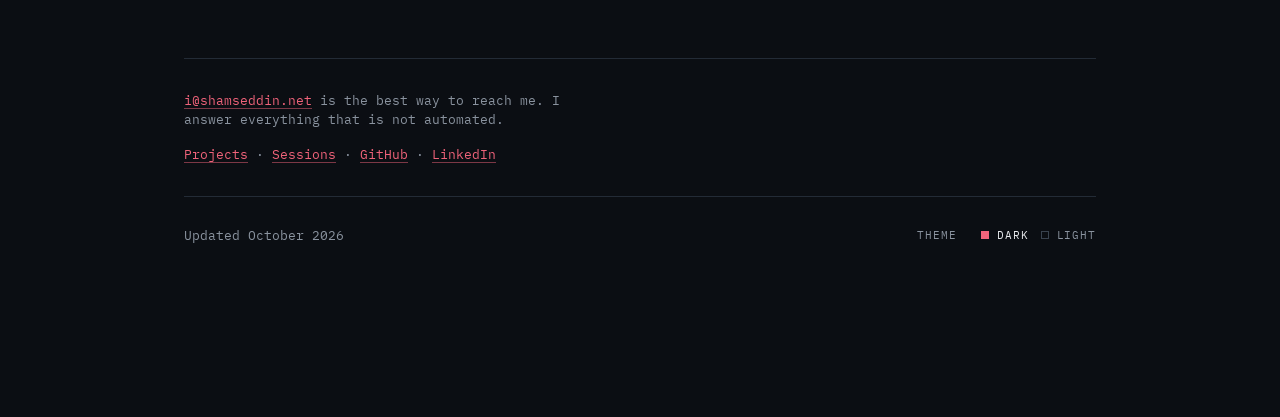
<file: public/about.html>
<!-- @dsCard group="shamseddin.net" viewport="1200x900" name="About" subtitle="AI for science, the provenance rule, Pearson, languages" -->
<!doctype html>
<html lang="en">
<head>
<meta charset="utf-8">
<meta name="viewport" content="width=device-width, initial-scale=1">
<title>About &middot; Shamseddin Alsheikh</title>
<meta name="description" content="Shamseddin Alsheikh: from Syria, grew up in Turkey, studied at Pearson College UWC, and now double-majors in Physics and Statistics at St. Lawrence University as a Davis Scholar.">
<link rel="stylesheet" href="style.css">
<link rel="icon" href="assets/interval-mark.svg" type="image/svg+xml">
<script>try{var t=localStorage.getItem("theme");if(t==="light")document.documentElement.setAttribute("data-theme",t)}catch(e){}</script>
<meta property="og:type" content="profile">
<meta property="og:title" content="About &middot; Shamseddin Alsheikh">
<meta property="og:url" content="https://shamseddin.net/about.html">
</head>
<body>

<main>

  <nav aria-label="Primary">
    <a href="index.html">Home</a>
    <a href="projects.html">Projects</a>
    <a href="sessions.html">Sessions</a>
    <a href="about.html" aria-current="page"><span class="nav-dot" aria-hidden="true"></span>About</a>
    <a href="https://github.com/thesunnyshams">GitHub</a>
  </nav>

  <header class="intro" data-reveal-group>
    <h1>About</h1>
    <p class="lede">
      Originally from Syria, I grew up in Turkey and studied for two years at Pearson College UWC
      on Vancouver Island, Canada. I am now double-majoring in Physics and Statistics at
      St. Lawrence University as a Davis Scholar.
    </p>
  </header>

  <section aria-labelledby="ai" data-reveal-group>
    <h2 id="ai">Using AI for Science</h2>
    <p>
      Much of AI's capability is being directed toward work that does not help humanity progress
      scientifically, and can sometimes set us back morally. I believe the physical sciences should
      receive far more of that capability. This is why I believe so strongly in using AI for
      science, and why computational physics is my passion.
    </p>
    <p>
      Forecasting, catalogs, instruments, and data analysis are the kind of work that can add to
      humanity's shared wealth of knowledge. The knowledge and technologies that follow must be
      used for the benefit of everyone.
    </p>
    <p>
      This is why I build what I build, and it is what I want to keep doing.
    </p>
    <p>
      My work as a freelance AI Training Analyst taught me exactly where these models and systems
      fail. I designed adversarial test cases and evaluated outputs for frontier labs, then audited
      other analysts' evaluations as a QA reviewer. That work has
      left me permanently suspicious of confident answers, including my own, and clear-eyed about
      the limits of these systems.
    </p>
  </section>

  <section aria-labelledby="pearson" data-reveal-group>
    <h2 id="pearson">Pearson College UWC</h2>
    <p>
      I spent two years at Pearson College UWC in Metchosin, near Victoria, British Columbia, from
      August 2024 to May 2026. Living and working with students from different political, social, and economic
      backgrounds across more than 90 countries taught me to work with anyone. It also taught me
      that the best ideas usually come from outside the room where they are needed, whether across
      borders, specialties, or fields.
    </p>
    <p>
      Most of what I started or led there came from deep curiosity: Pearson's first IA Fair, created
      to formalize the transfer of research advice from second-years to first-years and make that
      knowledge accessible to everyone; Global Lunches, a monthly forum I took over and made weekly
      so the college's international diversity would remain something we actively learned from all
      year, not only something we noticed during orientation; and Club Scientifique, created to strengthen the
      school's scientific culture and deepen its engagement with the local community.
    </p>
    <p class="langs trilingual" lang="">
      I work in three languages: English <span aria-hidden="true">|</span>
      <span lang="ar" dir="rtl">&#1575;&#1604;&#1593;&#1585;&#1576;&#1610;&#1577;</span>
      <span aria-hidden="true">|</span> <span lang="tr">T&uuml;rk&ccedil;e</span>
    </p>
  </section>

  <section aria-labelledby="higher-levels" data-reveal-group>
    <h2 id="higher-levels">Higher Level results</h2>
    <dl class="grade-list">
      <div>
        <dt>Physics <span class="grade-equivalent">(PHYS-103 &amp; PHYS-104 equivalent)</span></dt>
        <dd>7/7</dd>
      </div>
      <div>
        <dt>Economics</dt>
        <dd>6/7</dd>
      </div>
      <div>
        <dt>Philosophy</dt>
        <dd>6/7</dd>
      </div>
    </dl>
  </section>

  <section class="record" aria-labelledby="credentials">
    <h2 id="credentials" data-reveal>Scholarships and credentials</h2>

    <article class="entry" data-reveal-group>
      <h3>Davis Dare to Dream UWC Scholar</h3>
      <p class="meta">UWC Syria National Committee. 2024 to 2026.</p>
      <p>
        One of 6 selected by the UWC Syria National Committee from 400+ applicants for a full
        two-year scholarship to Pearson College UWC.
      </p>
    </article>

    <article class="entry" data-reveal-group>
      <h3>Jusoor-Coursera Scholar</h3>
      <p class="meta">Jusoor and Coursera. Current.</p>
      <p>
        Selected for full, no-cost access to Coursera's course catalog through Jusoor.
      </p>
    </article>

    <article class="entry" data-reveal-group>
      <h3>Bloomberg Market Concepts</h3>
      <p class="meta">Bloomberg. In progress, expected by December 2026.</p>
      <p>
        Bloomberg's self-paced course on economic indicators, currencies, fixed income and
        equities, alongside my work as a sector analyst.
      </p>
    </article>

    <article class="entry" data-reveal-group>
      <h3>Google AI Professional Certificate</h3>
      <p class="meta">Issued by Coursera, 26 July 2026. Seven-course certificate.</p>
      <p>
        Completed the professional certificate in applying AI across research, communication,
        content creation, data analysis, and coding.
      </p>
      <p class="meta">
        <a href="assets/certificates/google-ai-for-data-analysis-coursera.pdf">View the AI for Data
        Analysis course certificate (PDF)</a>
        <span aria-hidden="true">&middot;</span>
        <a href="https://coursera.org/verify/ZTUK9V7GDV5H">Verify on Coursera</a>
      </p>
    </article>
  </section>

  <section aria-labelledby="open" data-reveal-group>
    <h2 id="open">Open to</h2>
    <p>
      Undergraduate research and internships, particularly in computational physics, with an
      interest in quantitative finance.
    </p>
  </section>

  <footer data-reveal-group>
    <p>
      <a href="mailto:i@shamseddin.net">i@shamseddin.net</a> is the best way to reach me.
      I answer everything that is not automated.
    </p>
    <p class="footer-links">
      <a href="projects.html">Projects</a>
      <span aria-hidden="true">&middot;</span>
      <a href="sessions.html">Sessions</a>
      <span aria-hidden="true">&middot;</span>
      <a href="https://github.com/thesunnyshams">GitHub</a>
      <span aria-hidden="true">&middot;</span>
      <a href="https://www.linkedin.com/in/shamseddin-alsheikh">LinkedIn</a>
    </p>
    <div class="footer-foot">
      <span class="footer-stamp">Updated <time datetime="2026-10">October 2026</time></span>
      <fieldset class="theme-toggle" id="theme-toggle">
        <legend>Theme</legend>
        <label class="theme-option theme-option--on"><input type="radio" name="theme" value="dark" checked>Dark</label>
        <label class="theme-option"><input type="radio" name="theme" value="light">Light</label>
      </fieldset>
    </div>
    <script src="theme.js"></script>
    <script src="vendor/gsap.min.js"></script>
    <script src="vendor/ScrollTrigger.min.js"></script>
    <script src="motion.js"></script>
  </footer>

</main>

</body>
</html>
</file>
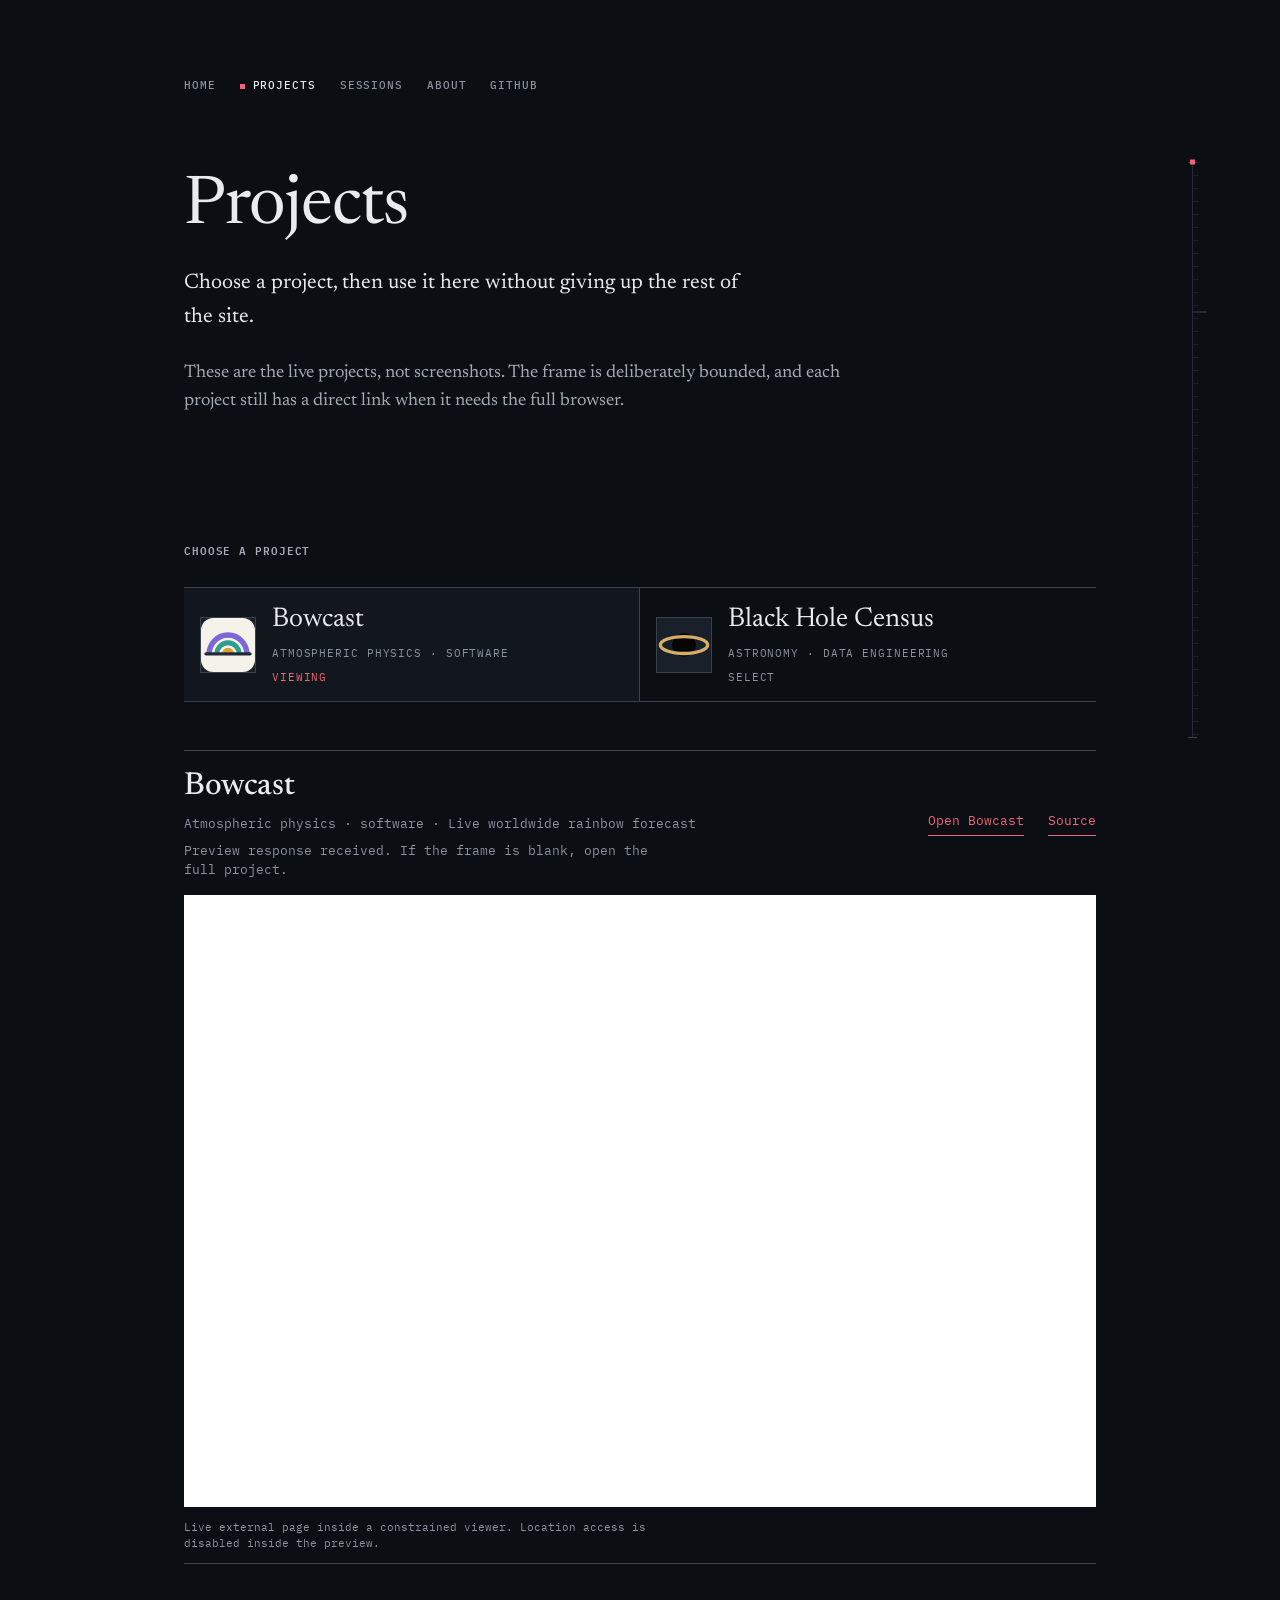
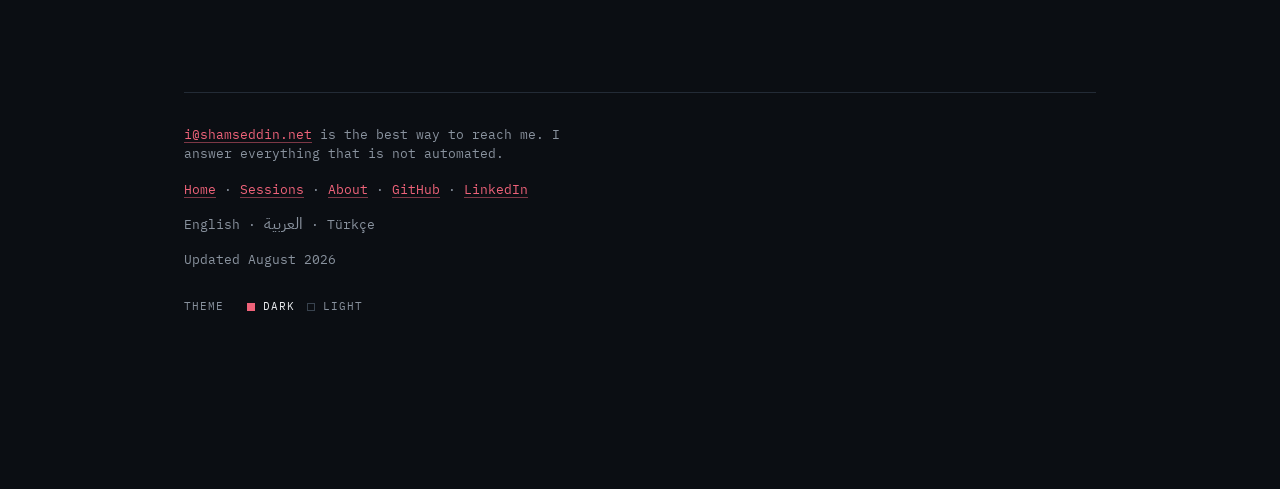
<file: public/projects.html>
<!doctype html>
<html lang="en">
<head>
<meta charset="utf-8">
<meta name="viewport" content="width=device-width, initial-scale=1">
<title>Projects · Shamseddin Alsheikh</title>
<meta name="description" content="View Bowcast and Black Hole Census without leaving shamseddin.net.">
<link rel="stylesheet" href="style.css">
<link rel="icon" href="assets/interval-mark.svg" type="image/svg+xml">
<script>try{var t=localStorage.getItem("theme");if(t==="light")document.documentElement.setAttribute("data-theme",t)}catch(e){}</script>
<meta property="og:title" content="Projects · Shamseddin Alsheikh">
<meta property="og:description" content="Live, interactive views of Bowcast and Black Hole Census.">
<meta property="og:url" content="https://shamseddin.net/projects.html">
</head>
<body>

<main class="projects-page">

  <nav aria-label="Primary">
    <a href="index.html">Home</a>
    <a href="projects.html" aria-current="page"><span class="nav-dot" aria-hidden="true"></span>Projects</a>
    <a href="sessions.html">Sessions</a>
    <a href="about.html">About</a>
    <a href="https://github.com/thesunnyshams">GitHub</a>
  </nav>

  <header class="intro" data-reveal-group>
    <h1>Projects</h1>
    <p class="lede">Choose a project, then use it here without giving up the rest of the site.</p>
    <p>
      These are the live projects, not screenshots. The frame is deliberately bounded, and each
      project still has a direct link when it needs the full browser.
    </p>
  </header>

  <section aria-labelledby="choose-project">
    <h2 id="choose-project" data-reveal>Choose a project</h2>
    <div class="project-picker" data-reveal-group>
      <a class="project-selector" href="https://bowcast.app" data-project="bowcast" aria-current="true">
        <span class="project-icon-wrap">
          <img class="project-icon" src="assets/bowcast-icon.svg" alt="">
        </span>
        <span class="project-selector-copy">
          <span class="project-selector-name">Bowcast</span>
          <span class="project-selector-field">Atmospheric physics · software</span>
          <span class="project-state">Viewing</span>
        </span>
      </a>
      <a class="project-selector" href="/blackhole-census/" data-project="black-hole-census">
        <span class="project-icon-wrap">
          <img class="project-icon" src="assets/black-hole-census-icon.svg" alt="">
        </span>
        <span class="project-selector-copy">
          <span class="project-selector-name">Black Hole Census</span>
          <span class="project-selector-field">Astronomy · data engineering</span>
          <span class="project-state">Select</span>
        </span>
      </a>
    </div>

    <div class="project-viewer" id="viewer" data-reveal-group>
      <div class="project-viewer-bar">
        <div>
          <h3 class="project-viewer-title" id="project-viewer-title">Bowcast</h3>
          <p class="project-viewer-meta" id="project-viewer-meta">Atmospheric physics · software · Live worldwide rainbow forecast</p>
          <p class="project-viewer-status" id="project-viewer-status" role="status">Loading live preview</p>
        </div>
        <div class="project-viewer-actions">
          <a class="project-viewer-link mark-underline" id="project-viewer-link" href="https://bowcast.app">Open Bowcast</a>
          <a class="project-viewer-link mark-underline" id="project-viewer-source" href="https://github.com/thesunnyshams/bowcast-web">Source</a>
        </div>
      </div>
      <div class="project-frame-shell is-switching" id="project-frame-shell">
        <iframe
          class="project-frame"
          id="project-frame"
          src="https://bowcast.app"
          title="Bowcast live preview"
          loading="lazy"
          referrerpolicy="strict-origin-when-cross-origin"
          sandbox="allow-scripts allow-same-origin allow-forms allow-popups"
          allow="geolocation 'none'">
        </iframe>
      </div>
      <p class="project-viewer-note">
        Live external page inside a constrained viewer. Location access is disabled inside the preview.
      </p>
    </div>
  </section>

  <footer data-reveal-group>
    <p>
      <a href="mailto:i@shamseddin.net">i@shamseddin.net</a> is the best way to reach me.
      I answer everything that is not automated.
    </p>
    <p class="footer-links">
      <a href="index.html">Home</a>
      <span aria-hidden="true">&middot;</span>
      <a href="sessions.html">Sessions</a>
      <span aria-hidden="true">&middot;</span>
      <a href="about.html">About</a>
      <span aria-hidden="true">&middot;</span>
      <a href="https://github.com/thesunnyshams">GitHub</a>
      <span aria-hidden="true">&middot;</span>
      <a href="https://www.linkedin.com/in/shamseddin-alsheikh">LinkedIn</a>
    </p>
    <p class="langs" lang="">English &middot; <span lang="ar" dir="rtl">&#1575;&#1604;&#1593;&#1585;&#1576;&#1610;&#1577;</span> &middot; <span lang="tr">Türkçe</span></p>
    <p class="footer-stamp">Updated <time datetime="2026-08">August 2026</time></p>
    <fieldset class="theme-toggle" id="theme-toggle">
      <legend>Theme</legend>
      <label class="theme-option theme-option--on"><input type="radio" name="theme" value="dark" checked>Dark</label>
      <label class="theme-option"><input type="radio" name="theme" value="light">Light</label>
    </fieldset>
    <script src="theme.js"></script>
    <script src="project-viewer.js"></script>
    <script src="vendor/gsap.min.js"></script>
    <script src="vendor/ScrollTrigger.min.js"></script>
    <script src="motion.js"></script>
  </footer>

</main>

</body>
</html>
</file>
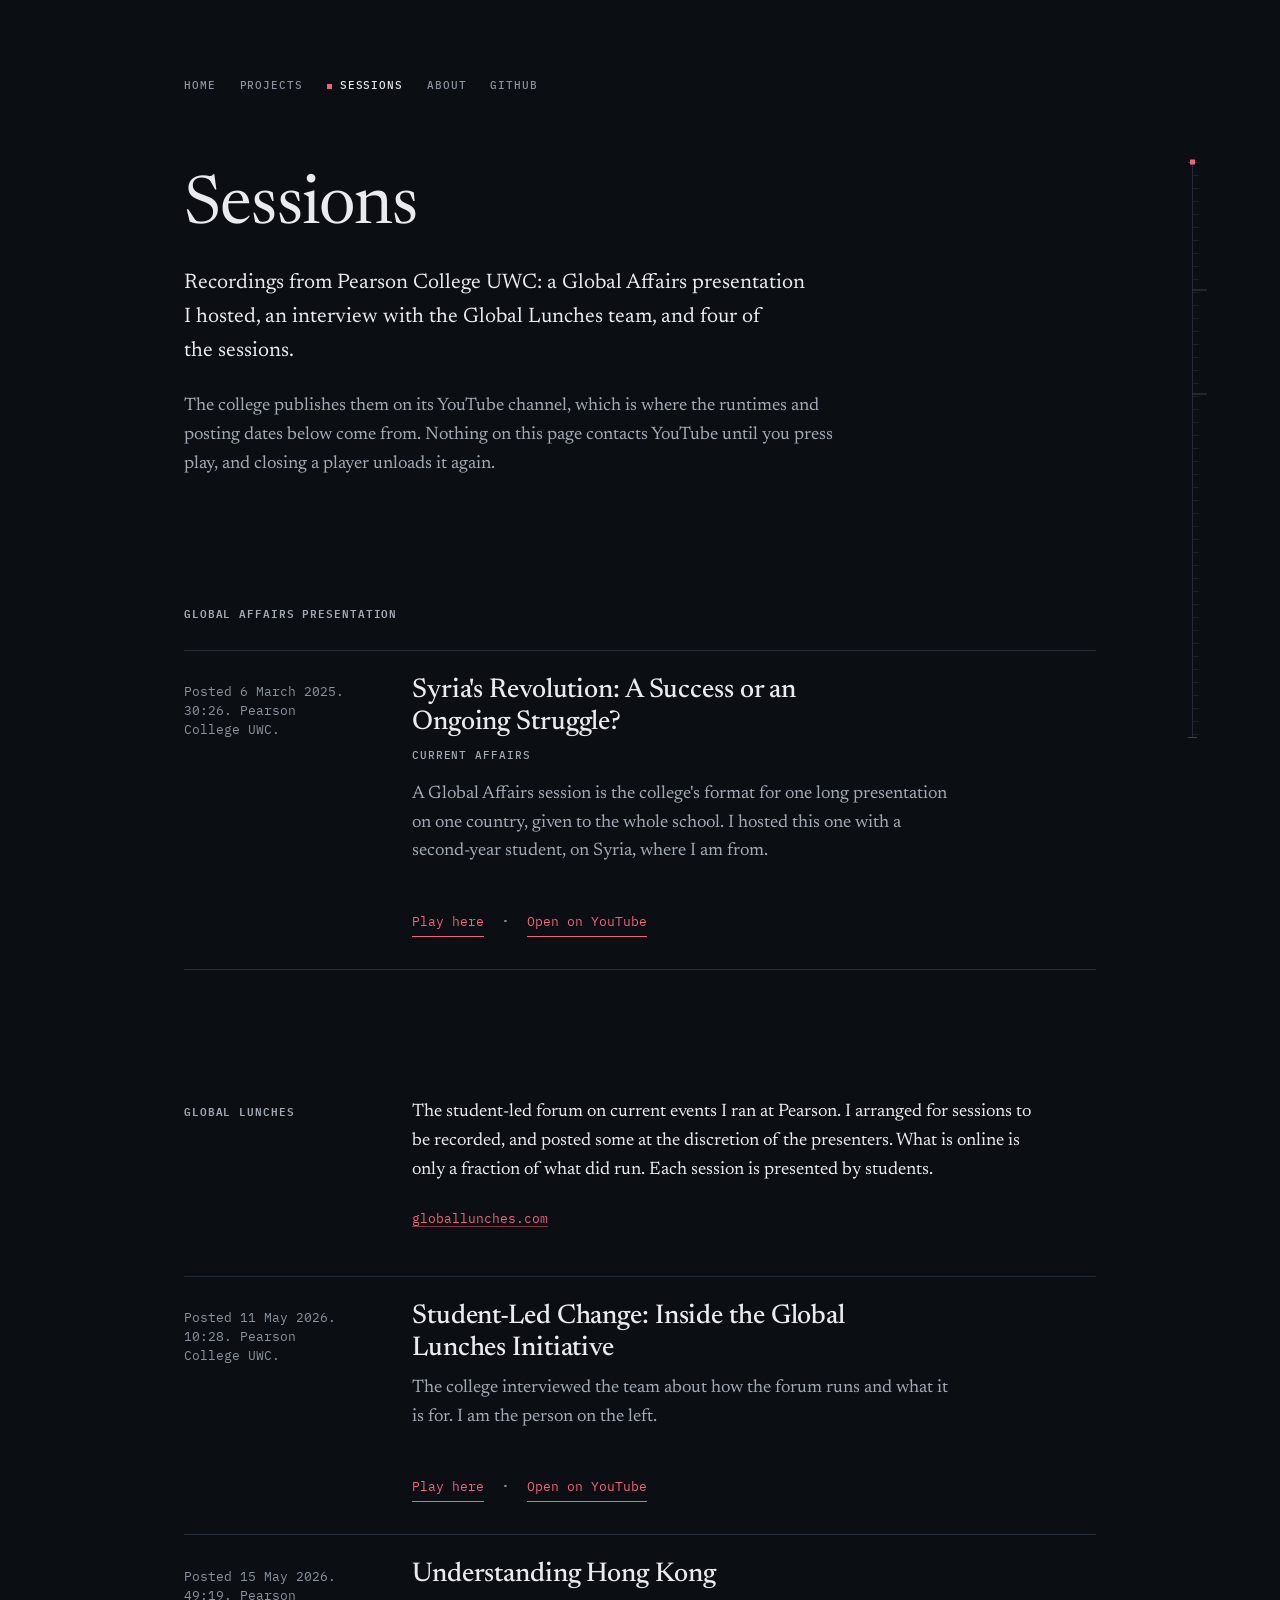
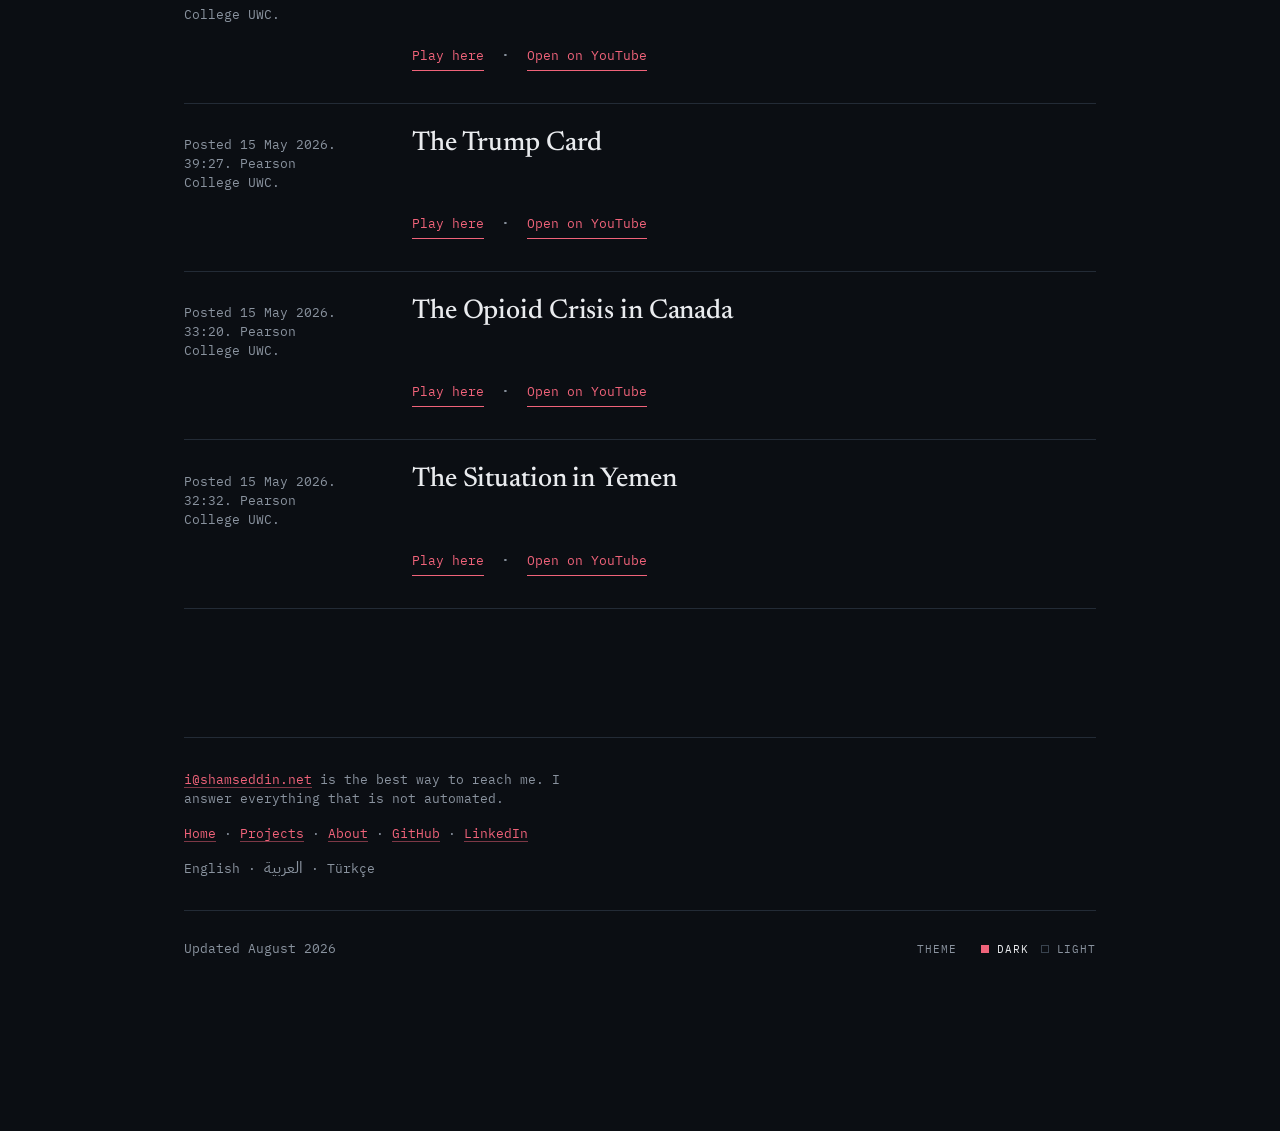
<file: public/sessions.html>
<!-- @dsCard group="shamseddin.net" viewport="1200x900" name="Sessions" subtitle="Global Affairs presentation, the team interview, four Global Lunches" -->
<!doctype html>
<html lang="en">
<head>
<meta charset="utf-8">
<meta name="viewport" content="width=device-width, initial-scale=1">
<title>Sessions &middot; Shamseddin Alsheikh</title>
<meta name="description" content="Recordings from Pearson College UWC: a Global Affairs presentation on Syria, an interview with the Global Lunches team, and four recorded sessions.">
<link rel="stylesheet" href="style.css">
<link rel="icon" href="assets/interval-mark.svg" type="image/svg+xml">
<script>try{var t=localStorage.getItem("theme");if(t==="light")document.documentElement.setAttribute("data-theme",t)}catch(e){}</script>
<meta property="og:title" content="Sessions &middot; Shamseddin Alsheikh">
<meta property="og:description" content="A Global Affairs presentation on Syria, an interview with the Global Lunches team, and four recorded sessions.">
<meta property="og:url" content="https://shamseddin.net/sessions.html">
</head>
<body>

<main>

  <nav aria-label="Primary">
    <a href="index.html">Home</a>
    <a href="projects.html">Projects</a>
    <a href="sessions.html" aria-current="page"><span class="nav-dot" aria-hidden="true"></span>Sessions</a>
    <a href="about.html">About</a>
    <a href="https://github.com/thesunnyshams">GitHub</a>
  </nav>

  <header class="intro" data-reveal-group>
    <h1>Sessions</h1>
    <p class="lede">
      Recordings from Pearson College UWC: a Global Affairs presentation I hosted, an interview with
      the Global Lunches team, and four of the sessions.
    </p>
    <p>
      The college publishes them on its YouTube channel, which is where the runtimes and posting
      dates below come from. Nothing on this page contacts YouTube until you press play, and closing
      a player unloads it again.
    </p>
  </header>

  <!-- ============================================================
       The presentation is its own section, not a row in the Global
       Lunches register: it came first and the forum came out of it.
       ============================================================ -->
  <section class="record" aria-labelledby="presentation">
    <h2 id="presentation" data-reveal>Global Affairs presentation</h2>

    <article class="entry session" data-reveal-group
             data-video="5ixzBof_zKE"
             data-title="Global Affairs Presentation: Syria's Revolution: A success or an ongoing Struggle">
      <p class="meta">Posted 6 March 2025. 30:26. Pearson College UWC.</p>
      <h3>Syria's Revolution: A Success or an Ongoing Struggle?</h3>
      <p class="field"><span>Current affairs</span></p>
      <p>
        A Global Affairs session is the college's format for one long presentation on one country,
        given to the whole school. I hosted this one with a second-year student, on Syria, where I
        am from.
      </p>
      <p class="session-actions">
        <a class="mark-underline" href="https://www.youtube.com/watch?v=5ixzBof_zKE"
           aria-label="Open on YouTube: Syria's Revolution, A Success or an Ongoing Struggle">Open on YouTube</a>
      </p>
      <div class="session-player" id="player-5ixzBof_zKE" hidden></div>
    </article>
  </section>

  <section class="record" aria-labelledby="global-lunches">
    <!-- The label sits in the rail rather than above, because nothing else
         annotates this paragraph and an empty rail beside prose reads as a
         hole. Below 1024px the rail collapses and the label returns above. -->
    <div class="section-lead">
      <h2 id="global-lunches" data-reveal>Global Lunches</h2>
      <div class="section-lead-body" data-reveal-group>
        <p>
          The student-led forum on current events I ran at Pearson. I arranged for sessions to be
          recorded, and posted some at the discretion of the presenters. What is online is only a
          fraction of what did run. Each session is presented by students.
        </p>
        <p class="meta"><a href="https://globallunches.com">globallunches.com</a></p>
      </div>
    </div>

    <article class="entry session" data-reveal-group
             data-video="vS4k2UeB3ek"
             data-title="Student-Led Change: Inside the Global Lunches Initiative | Pearson College UWC">
      <p class="meta">Posted 11 May 2026. 10:28. Pearson College UWC.</p>
      <h3>Student-Led Change: Inside the Global Lunches Initiative</h3>
      <p>
        The college interviewed the team about how the forum runs and what it is for. I am the
        person on the left.
      </p>
      <p class="session-actions">
        <a class="mark-underline" href="https://www.youtube.com/watch?v=vS4k2UeB3ek"
           aria-label="Open on YouTube: Student-Led Change, Inside the Global Lunches Initiative">Open on YouTube</a>
      </p>
      <div class="session-player" id="player-vS4k2UeB3ek" hidden></div>
    </article>

    <article class="entry session" data-reveal-group
             data-video="JVexds_iBC0"
             data-title="Global Lunch: Understanding Hong Kong | Student Perspective">
      <p class="meta">Posted 15 May 2026. 49:19. Pearson College UWC.</p>
      <h3>Understanding Hong Kong</h3>
      <p class="session-actions">
        <a class="mark-underline" href="https://www.youtube.com/watch?v=JVexds_iBC0"
           aria-label="Open on YouTube: Understanding Hong Kong">Open on YouTube</a>
      </p>
      <div class="session-player" id="player-JVexds_iBC0" hidden></div>
    </article>

    <article class="entry session" data-reveal-group
             data-video="elGbQP3HxwY"
             data-title="Global Lunch: The Trump Card | Student Perspective">
      <p class="meta">Posted 15 May 2026. 39:27. Pearson College UWC.</p>
      <h3>The Trump Card</h3>
      <p class="session-actions">
        <a class="mark-underline" href="https://www.youtube.com/watch?v=elGbQP3HxwY"
           aria-label="Open on YouTube: The Trump Card">Open on YouTube</a>
      </p>
      <div class="session-player" id="player-elGbQP3HxwY" hidden></div>
    </article>

    <article class="entry session" data-reveal-group
             data-video="aFG7qBqlsYU"
             data-title="Global Lunch: The Opioid Crisis in Canada | Student Perspective">
      <p class="meta">Posted 15 May 2026. 33:20. Pearson College UWC.</p>
      <h3>The Opioid Crisis in Canada</h3>
      <p class="session-actions">
        <a class="mark-underline" href="https://www.youtube.com/watch?v=aFG7qBqlsYU"
           aria-label="Open on YouTube: The Opioid Crisis in Canada">Open on YouTube</a>
      </p>
      <div class="session-player" id="player-aFG7qBqlsYU" hidden></div>
    </article>

    <article class="entry session" data-reveal-group
             data-video="CZq3dFn6DdQ"
             data-title="Global Lunch: The situation in Yemen | Student Perspective">
      <p class="meta">Posted 15 May 2026. 32:32. Pearson College UWC.</p>
      <h3>The Situation in Yemen</h3>
      <p class="session-actions">
        <a class="mark-underline" href="https://www.youtube.com/watch?v=CZq3dFn6DdQ"
           aria-label="Open on YouTube: The Situation in Yemen">Open on YouTube</a>
      </p>
      <div class="session-player" id="player-CZq3dFn6DdQ" hidden></div>
    </article>
  </section>

  <footer data-reveal-group>
    <p>
      <a href="mailto:i@shamseddin.net">i@shamseddin.net</a> is the best way to reach me.
      I answer everything that is not automated.
    </p>
    <p class="footer-links">
      <a href="index.html">Home</a>
      <span aria-hidden="true">&middot;</span>
      <a href="projects.html">Projects</a>
      <span aria-hidden="true">&middot;</span>
      <a href="about.html">About</a>
      <span aria-hidden="true">&middot;</span>
      <a href="https://github.com/thesunnyshams">GitHub</a>
      <span aria-hidden="true">&middot;</span>
      <a href="https://www.linkedin.com/in/shamseddin-alsheikh">LinkedIn</a>
    </p>
    <p class="langs" lang="">English &middot; <span lang="ar" dir="rtl">&#1575;&#1604;&#1593;&#1585;&#1576;&#1610;&#1577;</span> &middot; <span lang="tr">T&uuml;rk&ccedil;e</span></p>
    <div class="footer-foot">
      <span class="footer-stamp">Updated <time datetime="2026-08">August 2026</time></span>
      <fieldset class="theme-toggle" id="theme-toggle">
        <legend>Theme</legend>
        <label class="theme-option theme-option--on"><input type="radio" name="theme" value="dark" checked>Dark</label>
        <label class="theme-option"><input type="radio" name="theme" value="light">Light</label>
      </fieldset>
    </div>
    <script src="theme.js"></script>
    <script src="sessions.js"></script>
    <script src="vendor/gsap.min.js"></script>
    <script src="vendor/ScrollTrigger.min.js"></script>
    <script src="motion.js"></script>
  </footer>

</main>

</body>
</html>
</file>
<file: public/style.css>
@import url("tokens/fonts.css");
@import url("tokens/colors.css");
@import url("tokens/typography.css");
@import url("tokens/spacing.css");
@import url("tokens/layout.css");
@import url("tokens/base.css");
@import url("tokens/marks.css");
@import url("tokens/patterns.css");
@import url("tokens/projects.css");
@import url("tokens/sessions.css");
@import url("tokens/field.css");
@import url("tokens/motion.css");
</file>
